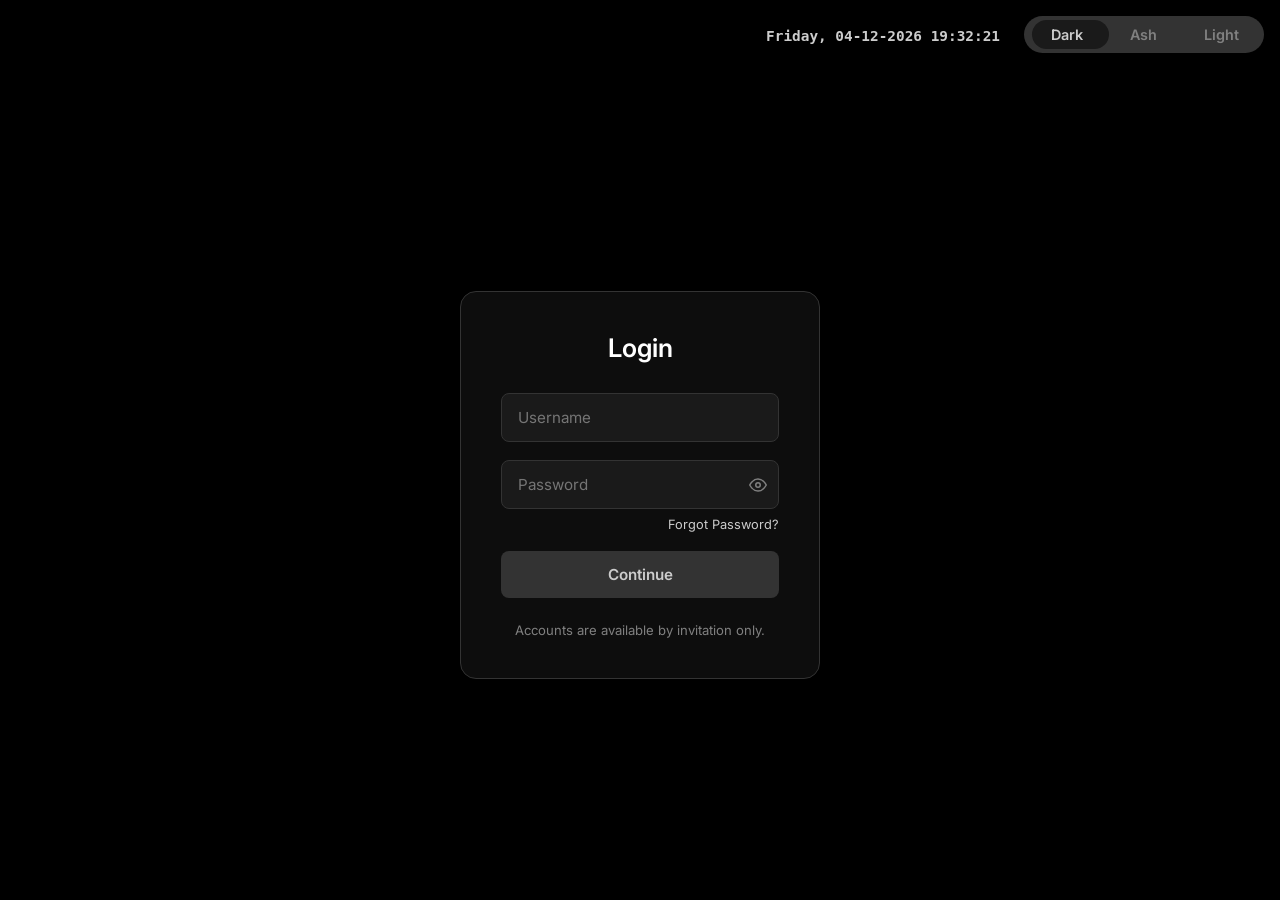
<file: frontend/index.html>
<!DOCTYPE html>
<html lang="en">
<head>
    <meta charset="UTF-8">
    <meta name="viewport" content="width=device-width, initial-scale=1.0">
    <title>RAMIEL</title>
    <link href="https://fonts.googleapis.com/css2?family=Inter:wght@300;400;600&display=swap" rel="stylesheet">
    <link rel="stylesheet" href="styles.css">
</head>
<body class="theme-dark">

    <!-- SIDEBAR -->
    <div class="sidebar" id="sidebar">
        <div class="sidebar-header" style="justify-content: space-between;">
            <span class="sidebar-brand">RAMIEL</span>
            <button class="sidebar-toggle" id="sidebar-toggle-close" title="Close sidebar">
                <svg width="20" height="20" viewBox="0 0 24 24" fill="none" stroke="currentColor" stroke-width="2" stroke-linecap="round" stroke-linejoin="round"><rect width="18" height="18" x="3" y="3" rx="2" ry="2"/><path d="M9 3v18"/><path d="m16 15-3-3 3-3"/></svg>
            </button>
        </div>
        <button class="new-chat-btn" id="new-chat-btn">+ New Chat</button>
        <div class="chat-history-list" id="chat-history-list">
            <!-- history items injected by JS -->
        </div>

        <!-- ACCOUNT BUTTON (bottom left in sidebar) -->
        <button class="account-btn" id="account-btn" title="Account">
            <svg width="20" height="20" viewBox="0 0 24 24" fill="none" stroke="currentColor" stroke-width="2" stroke-linecap="round" stroke-linejoin="round"><circle cx="12" cy="8" r="4"/><path d="M4 20c0-4 3.6-7 8-7s8 3 8 7"/></svg>
            <span class="account-name" id="account-name"></span>
        </button>

        <!-- ACCOUNT POPUP (anchored to sidebar button) -->
        <div class="account-popup hidden" id="account-popup">
            <div style="padding: 8px 12px; color: var(--L70); font-size: 0.85rem; border-bottom: 1px solid var(--L20); margin-bottom: 4px;">Tokens: <strong id="token-count" style="color: var(--L100);">0</strong></div>
            <button class="popup-btn hidden" id="btn-dev-settings" onclick="window.location.href='/admin'">Admin Settings</button>
            <button class="popup-btn" id="btn-my-profile">My Profile</button>
            <button class="popup-btn" id="btn-logout" style="color: #ff6b6b;">Log Out</button>
        </div>
    </div>

    <div id="profile-modal-overlay" class="modal-overlay hidden">
        <div class="modal" style="width: 480px; max-width: calc(100vw - 32px);">
            <button class="modal-close" id="btn-close-profile" type="button" aria-label="Close">×</button>
            <h3 class="modal-title">My Profile</h3>

            <div class="profile-grid">
                <div>
                    <label class="profile-label">Username</label>
                    <input class="modal-input" type="text" id="profile-username" placeholder="Username">
                </div>
                <div>
                    <label class="profile-label">Email</label>
                    <input class="modal-input" type="email" id="profile-email" placeholder="Email" readonly aria-readonly="true">
                </div>
                <div>
                    <label class="profile-label">First Name</label>
                    <input class="modal-input" type="text" id="profile-first-name" placeholder="First Name">
                </div>
                <div>
                    <label class="profile-label">Last Name</label>
                    <input class="modal-input" type="text" id="profile-last-name" placeholder="Last Name">
                </div>
                <div style="grid-column: 1 / -1;">
                    <label class="profile-label">Phone</label>
                    <input class="modal-input" type="text" id="profile-phone" placeholder="Phone">
                    <small style="color: var(--L60); font-size: 0.75rem; margin-top: 4px; display: block;">Format: 08xxx (contoh: 08123456789)</small>
                </div>
                <div style="grid-column: 1 / -1;">
                    <label class="profile-label">Current Password</label>
                    <div class="password-wrapper">
                        <input class="modal-input" type="password" id="profile-current-password" placeholder="Required to change password" autocomplete="current-password">
                        <span class="password-toggle" onclick="togglePassword('profile-current-password', this)">
                            <svg width="18" height="18" viewBox="0 0 24 24" fill="none" stroke="currentColor" stroke-width="2" stroke-linecap="round" stroke-linejoin="round" class="eye-icon"><path d="M1 12s4-8 11-8 11 8 11 8-4 8-11 8-11-8-11-8z"/><circle cx="12" cy="12" r="3"/></svg>
                        </span>
                    </div>
                </div>
                <div style="grid-column: 1 / -1;">
                    <label class="profile-label">New Password</label>
                    <div class="password-wrapper">
                        <input class="modal-input" type="password" id="profile-new-password" placeholder="Leave blank to keep current password" autocomplete="new-password">
                        <span class="password-toggle" onclick="togglePassword('profile-new-password', this)">
                            <svg width="18" height="18" viewBox="0 0 24 24" fill="none" stroke="currentColor" stroke-width="2" stroke-linecap="round" stroke-linejoin="round" class="eye-icon"><path d="M1 12s4-8 11-8 11 8 11 8-4 8-11 8-11-8-11-8z"/><circle cx="12" cy="12" r="3"/></svg>
                        </span>
                    </div>
                    <ul class="rule-list hidden" id="profile-password-rules" aria-label="Password requirements">
                        <li class="rule-item" id="prof-rule-pw-len"><span class="rule-icon" aria-hidden="true">○</span><span>Min 8 characters</span></li>
                        <li class="rule-item" id="prof-rule-pw-case"><span class="rule-icon" aria-hidden="true">○</span><span>Uppercase &amp; lowercase</span></li>
                        <li class="rule-item" id="prof-rule-pw-num"><span class="rule-icon" aria-hidden="true">○</span><span>At least 1 number</span></li>
                        <li class="rule-item" id="prof-rule-pw-sym"><span class="rule-icon" aria-hidden="true">○</span><span>At least 1 symbol</span></li>
                    </ul>
                </div>
                <div style="grid-column: 1 / -1;">
                    <label class="profile-label">Repeat New Password</label>
                    <div class="password-wrapper">
                        <input class="modal-input" type="password" id="profile-confirm-password" placeholder="Enter the new password again" autocomplete="new-password">
                        <span class="password-toggle" onclick="togglePassword('profile-confirm-password', this)">
                            <svg width="18" height="18" viewBox="0 0 24 24" fill="none" stroke="currentColor" stroke-width="2" stroke-linecap="round" stroke-linejoin="round" class="eye-icon"><path d="M1 12s4-8 11-8 11 8 11 8-4 8-11 8-11-8-11-8z"/><circle cx="12" cy="12" r="3"/></svg>
                        </span>
                    </div>
                </div>
            </div>

            <div id="profile-status" class="modal-error hidden"></div>
            <div class="profile-actions">
                <button class="modal-submit" id="btn-save-profile" type="button">Save Changes</button>
            </div>
        </div>
    </div>

    <!-- SIDEBAR OVERLAY (mobile) -->
    <div class="sidebar-overlay" id="sidebar-overlay"></div>

    <!-- MAIN LAYOUT -->
    <div class="app-layout" id="app-layout">

        <!-- TOP BAR -->
        <div class="topbar">
            <button class="sidebar-toggle hidden" id="sidebar-toggle-open" title="Toggle sidebar">
                <svg width="20" height="20" viewBox="0 0 24 24" fill="none" stroke="currentColor" stroke-width="2" stroke-linecap="round" stroke-linejoin="round"><rect width="18" height="18" x="3" y="3" rx="2" ry="2"/><path d="M9 3v18"/><path d="m14 9 3 3-3 3"/></svg>
            </button>
            
            <div class="topbar-right">
                <div id="realtime-clock" style="font-family: Consolas, monospace; font-weight: bold; font-size: 0.9rem; color: var(--L80); white-space: nowrap; display: flex; align-items: center; margin-right: 12px; margin-top: 2px;"></div>
                <div class="theme-switcher">
                    <div class="theme-slider" id="theme-slider"></div>
                    <button class="theme-btn active" data-theme="dark">Dark</button>
                    <button class="theme-btn" data-theme="ash">Ash</button>
                    <button class="theme-btn" data-theme="light">Light</button>
                </div>
            </div>
        </div>

        
        <!-- AUTH SCREEN -->
        <div id="auth-screen" style="display: none; flex: 1; align-items: center; justify-content: center; height: 100%;">
            <div class="modal" id="auth-modal" style="width: 100%; max-width: 360px; box-shadow: 0 4px 30px rgba(0,0,0,0.5);">
                <div id="form-login">
                    <h3 class="modal-title">Login</h3>
                    <div id="login-credentials">
                        <input class="modal-input" type="text" id="login-username" placeholder="Username" autocomplete="username">
                        <div class="password-wrapper">
                            <input class="modal-input" type="password" id="login-password" placeholder="Password" autocomplete="current-password">
                            <span class="password-toggle" onclick="togglePassword('login-password', this)">
                                <svg width="18" height="18" viewBox="0 0 24 24" fill="none" stroke="currentColor" stroke-width="2" stroke-linecap="round" stroke-linejoin="round" class="eye-icon"><path d="M1 12s4-8 11-8 11 8 11 8-4 8-11 8-11-8-11-8z"/><circle cx="12" cy="12" r="3"/></svg>
                            </span>
                        </div>
                        <div style="text-align: right; margin-top: -10px; margin-bottom: 14px;">
                            <span id="btn-forgot-pw" style="font-size: 0.8rem; color: var(--L60); cursor: pointer; transition: color 0.2s;" onmouseover="this.style.color='var(--accent)'" onmouseout="this.style.color='var(--L60)'">Forgot Password?</span>
                        </div>
                        <div class="modal-error hidden" id="login-error"></div>
                        <button class="modal-submit" id="btn-login" type="button">Continue</button>
                    </div>
                    <div id="login-otp-step" class="hidden">
                        <p class="otp-instruction" id="login-otp-note">Enter the 6-digit code sent to your email.</p>
                        <div class="otp-input-row">
                            <div style="display:flex; flex-direction:column;">
                                <input class="modal-input" type="text" id="login-otp" inputmode="numeric" autocomplete="one-time-code" maxlength="6" placeholder="6-digit code">
                                <div id="login-otp-plain" class="hidden" style="font-size:0.85rem; color:var(--L80); font-weight:600; text-align:left; margin-top: -10px; margin-bottom: 10px;"></div>
                            </div>
                            <button class="modal-submit otp-resend" id="btn-resend-login-otp" type="button">Send OTP</button>
                        </div>
                        <div class="modal-error hidden" id="login-otp-error"></div>
                        <button class="modal-submit" id="btn-verify-login-otp" type="button">Verify and sign in</button>
                    </div>
                    <p class="modal-switch">Accounts are available by invitation only.</p>
                </div>

                <div id="form-forgot-pw" class="hidden">
                    <h3 class="modal-title">Reset Password</h3>
                    <p style="font-size: 0.85rem; color: var(--L70); margin-bottom: 20px; text-align: center;">Enter your email address to receive a password reset link.</p>

                    <input class="modal-input" type="email" id="forgot-email" placeholder="Email Address">
                    <div id="forgot-reset-link" class="hidden" style="font-size:0.82rem; color:var(--L60); margin: 6px 0 10px; word-break:break-all; text-align:center;"></div>

                    <div id="forgot-success" style="display: none; padding: 12px; background: rgba(76, 175, 80, 0.1); color: #4caf50; border: 1px solid #4caf50; border-radius: 6px; font-size: 0.85rem; text-align: center; margin-bottom: 14px;"></div>

                    <button class="modal-submit" id="btn-send-forgot">Request Password Reset</button>
                    <p class="modal-switch"><span id="switch-to-login-from-forgot">Back to Login</span></p>
                </div>
            </div>
        </div>

        <!-- CHAT AREA -->
        <div class="glass-container initial-state" id="main-container">
            <div id="chat-box" class="chat-box">
                <div id="hero" class="hero">
                    <h2 class="hero-title"><span class="gradient-text">RAMIEL</span></h2>
                    <p class="hero-subtitle" id="random-quote">Unified Search API Interface</p>
                </div>
            </div>

            <div class="input-area">
                <input type="file" id="chat-file-upload" multiple style="display:none" accept="*/*">
                <div class="input-wrapper" id="chat-input-wrapper" style="flex-direction: column; align-items: stretch; border-radius: 24px; padding: 12px 15px;">
                    <div id="attachment-preview-area" class="hidden attachment-preview-area-scroll" style="display:flex; gap: 14px; padding: 4px 8px 12px; overflow-x: auto;"></div>
                    <div style="display: flex; align-items: center; width: 100%;">
                        <button id="btn-attach" aria-label="Attach file" type="button" style="margin-right: 4px;">
                            <svg width="20" height="20" viewBox="0 0 24 24" fill="none" stroke="currentColor" stroke-width="2" stroke-linecap="round" stroke-linejoin="round"><path d="M21.44 11.05l-9.19 9.19a6 6 0 0 1-8.49-8.49l9.19-9.19a4 4 0 0 1 5.66 5.66l-9.2 9.19a2 2 0 0 1-2.83-2.83l8.49-8.48"/></svg>
                        </button>
                        <input type="text" id="user-input" placeholder="Ask Ramiel..." autocomplete="off" style="padding: 10px 10px;">
                        <button id="send-btn">
                            <svg width="20" height="20" viewBox="0 0 24 24" fill="none" stroke="currentColor" stroke-width="2" stroke-linecap="round" stroke-linejoin="round"><line x1="22" y1="2" x2="11" y2="13"></line><polygon points="22 2 15 22 11 13 2 9 22 2"></polygon></svg>
                        </button>
                    </div>
                </div>
            </div>
        </div>
    </div>

    <script src="script.js?v=auth-otp-bypass-20260930"></script>
    <script>
        function updateClock() {
            const now = new Date();
            const days = ['Sunday', 'Monday', 'Tuesday', 'Wednesday', 'Thursday', 'Friday', 'Saturday'];
            const day = days[now.getDay()];
            const dd = String(now.getDate()).padStart(2, '0');
            const mm = String(now.getMonth() + 1).padStart(2, '0');
            const yyyy = now.getFullYear();
            const HH = String(now.getHours()).padStart(2, '0');
            const min = String(now.getMinutes()).padStart(2, '0');
            const ss = String(now.getSeconds()).padStart(2, '0');
            const clockEl = document.getElementById('realtime-clock');
            if (clockEl) clockEl.textContent = `${day}, ${dd}-${mm}-${yyyy} ${HH}:${min}:${ss}`;
        }
        setInterval(updateClock, 1000);
        updateClock();
    </script>
</body>
</html>
</file>
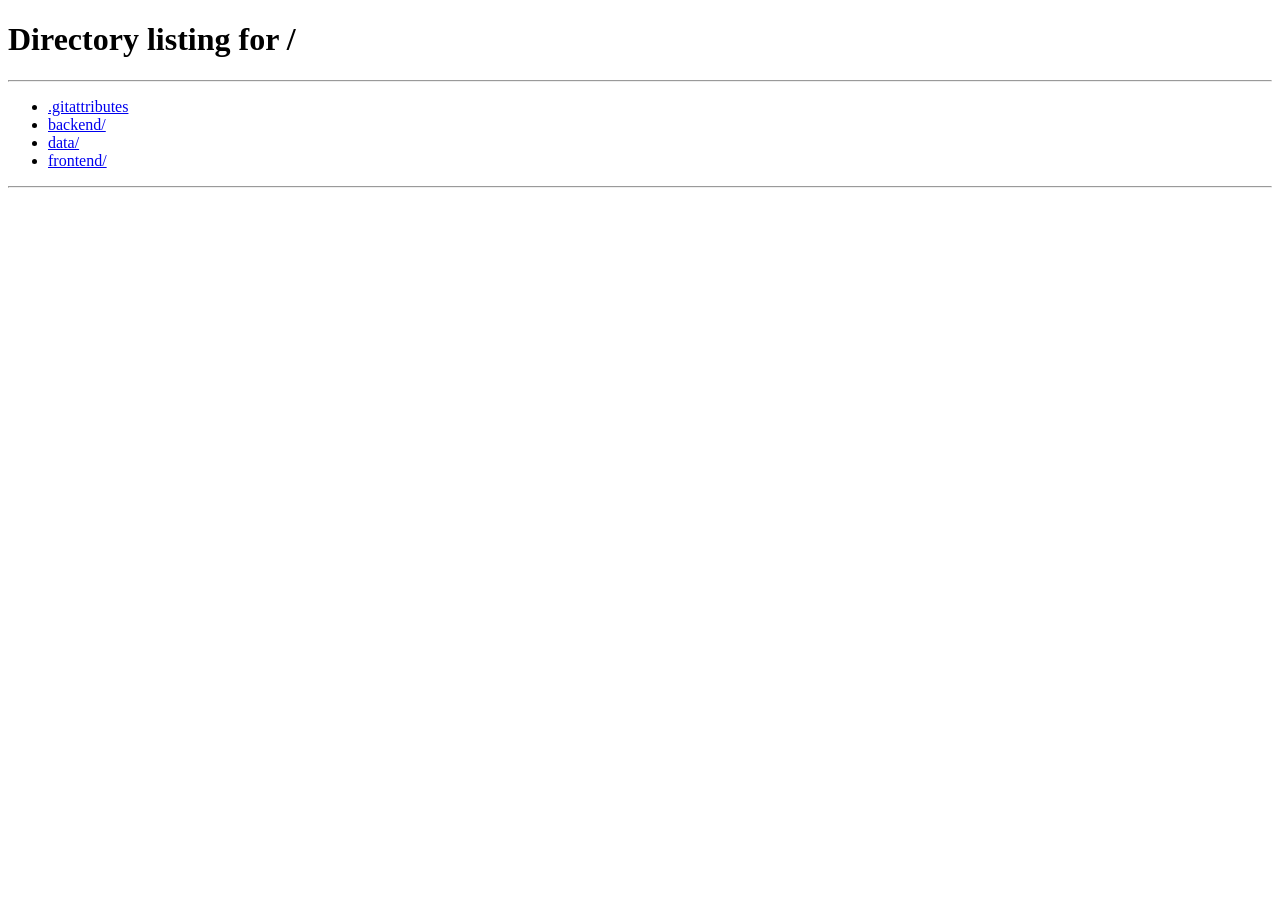
<file: frontend/admin.html>
<!DOCTYPE html>
<html lang="en">
<head>
    <meta charset="UTF-8">
    <meta name="viewport" content="width=device-width, initial-scale=1.0">
    <title>Admin Settings - RAMIEL</title>
    <link href="https://fonts.googleapis.com/css2?family=Inter:wght@300;400;600&display=swap" rel="stylesheet">
    <link rel="stylesheet" href="styles.css">
    <style>
        body {
            position: relative;
            margin: 0;
            background: var(--L0);
            color: var(--L80);
            height: 100vh;
            overflow: hidden;
        }

        .sidebar {
            position: fixed;
            top: 0;
            left: 0;
            width: var(--sidebar-w);
            height: 100vh;
            background: var(--L5);
            border-right: 1px solid var(--L10);
            display: flex;
            flex-direction: column;
            z-index: 200;
            transform: translateX(calc(-1 * var(--sidebar-w)));
            transition: transform 0.3s cubic-bezier(0.65, 0, 0.35, 1);
            overflow: visible;
        }

        .sidebar.open { transform: translateX(0); }

        .sidebar-header {
            display: flex;
            align-items: center;
            gap: 12px;
            padding: 16px;
            border-bottom: 1px solid var(--L10);
            flex-shrink: 0;
        }

        .sidebar-brand {
            font-size: 1rem;
            font-weight: 600;
            color: var(--L80);
            letter-spacing: 1px;
        }

        .sidebar-toggle {
            background: transparent;
            border: none;
            color: var(--L50);
            width: 36px;
            height: 36px;
            border-radius: 8px;
            cursor: pointer;
            display: flex;
            align-items: center;
            justify-content: center;
            transition: background 0.2s, color 0.2s;
            flex-shrink: 0;
        }

        .sidebar-toggle:hover { background: var(--L10); color: var(--L80); }

        .sidebar-nav {
            display: flex;
            flex-direction: column;
            gap: 6px;
            padding: 12px 8px;
            flex-shrink: 0;
        }

        .nav-item {
            background: transparent;
            border: none;
            color: var(--L50);
            padding: 10px 12px;
            border-radius: 8px;
            text-align: left;
            cursor: pointer;
            font-size: 0.875rem;
            font-family: 'Inter', sans-serif;
            transition: background 0.15s, color 0.15s;
        }

        .nav-item:hover,
        .nav-item.active {
            background: var(--L10);
            color: var(--L100);
        }

        .sidebar-overlay {
            display: none;
            position: fixed;
            inset: 0;
            background: rgba(0,0,0,0.5);
            z-index: 199;
            pointer-events: auto;
        }

        .sidebar-overlay.show { display: block; }

        .account-btn {
            position: absolute;
            bottom: 24px;
            left: 24px;
            height: 42px;
            border-radius: 21px;
            background: var(--L10);
            border: 1px solid var(--L20);
            color: var(--L50);
            cursor: pointer;
            display: flex;
            align-items: center;
            justify-content: center;
            gap: 8px;
            padding: 0 11px;
            z-index: 150;
            transition: background 0.2s, color 0.2s, transform 0.2s;
            overflow: hidden;
        }

        .account-btn:hover { background: var(--L20); color: var(--L80); transform: scale(1.05); }
        .account-name {
            font-size: 0.9rem;
            font-weight: 500;
            white-space: nowrap;
            display: none;
        }
        .account-btn.has-name .account-name { display: block; }

        .account-popup {
            position: absolute;
            bottom: 76px;
            left: 24px;
            background: var(--L10);
            border: 1px solid var(--L20);
            border-radius: 12px;
            padding: 8px;
            min-width: 240px;
            z-index: 251;
            box-shadow: 0 8px 24px rgba(0,0,0,0.4);
            display: flex;
            flex-direction: column;
            gap: 4px;
            animation: fadeIn 0.15s ease-out;
        }
        .account-popup.hidden { display: none; }

        .popup-btn {
            padding: 9px 12px;
            background: transparent;
            border: none;
            color: var(--L80);
            font-size: 0.9rem;
            font-family: 'Inter', sans-serif;
            border-radius: 8px;
            cursor: pointer;
            text-align: left;
            transition: background 0.15s;
            width: 100%;
        }
        .popup-btn:hover { background: var(--L20); }
        .popup-btn.danger { color: var(--accent); }
        .popup-btn.danger:hover { background: rgba(255,0,0,0.08); }

        .app-layout {
            height: 100vh;
            display: flex;
            flex-direction: column;
            position: relative;
            z-index: 1;
            transition: padding-left 0.3s cubic-bezier(0.65, 0, 0.35, 1);
        }

        .topbar {
            padding: 16px;
            display: flex;
            align-items: center;
            gap: 12px;
            flex-shrink: 0;
            background: var(--L0);
            position: relative;
            z-index: 100;
        }

        .topbar-right {
            margin-left: auto;
            display: flex;
            align-items: center;
            gap: 12px;
        }

        .admin-main {
            flex: 1;
            padding: 16px 24px 24px;
            overflow: auto;
        }

        .admin-panel {
            background: var(--L5);
            border: 1px solid var(--L10);
            border-radius: 16px;
            overflow: hidden;
            box-shadow: 0 4px 24px rgba(0,0,0,0.18);
        }

        .admin-panel-header {
            display: flex;
            align-items: center;
            justify-content: flex-start;
            padding: 18px 20px;
            border-bottom: 1px solid var(--L10);
        }

        .admin-panel-header h1 {
            margin: 0;
            font-size: 1.25rem;
            font-weight: 600;
            color: var(--L100);
        }

        .admin-header-actions {
            margin-left: auto;
            display: flex;
            gap: 8px;
        }

        .admin-action-button {
            border: 1px solid var(--L30);
            border-radius: 6px;
            padding: 8px 12px;
            background: var(--L10);
            color: var(--L90);
            font: 500 0.875rem 'Inter', sans-serif;
            cursor: pointer;
        }

        .admin-action-button:hover { background: var(--L20); }

        .invitation-actions {
            display: flex;
            align-items: center;
            gap: 12px;
            white-space: nowrap;
        }

        .invitation-link,
        .invitation-copy {
            padding: 0;
            border: 0;
            background: transparent;
            color: #55aaff;
            font: 500 0.875rem 'Inter', sans-serif;
            text-decoration: none;
            cursor: pointer;
        }

        .invitation-link:hover,
        .invitation-copy:hover { color: #8ac4ff; text-decoration: underline; }

        .admin-dialog {
            position: fixed;
            top: 50%;
            left: 50%;
            margin: 0;
            transform: translate(-50%, -50%);
            width: min(480px, calc(100vw - 32px));
            max-height: calc(100vh - 32px);
            overflow-y: auto;
            border: 1px solid var(--L30);
            border-radius: 10px;
            padding: 22px;
            background: var(--L5);
            color: var(--L90);
            box-shadow: 0 18px 60px rgba(0,0,0,0.45);
        }
        #user-management-dialog { width: min(720px, calc(100vw - 32px)); }

        .admin-dialog::backdrop { background: rgba(0,0,0,0.6); }
        .admin-dialog h2 { margin: 0 0 16px; font-size: 1.05rem; }
        .admin-dialog label { display: block; margin: 12px 0 6px; font-size: 0.85rem; color: var(--L70); }
        .admin-dialog input { width: 100%; box-sizing: border-box; }
        .admin-dialog select { width: 100%; box-sizing: border-box; }
        #user-management-dialog .input-cell:not([readonly]):not([type="hidden"]) {
            border: 1px solid var(--L30);
            border-radius: 6px;
            padding: 9px 10px;
            background: var(--L10);
        }
        #user-management-dialog .input-cell:not([readonly]):not([type="hidden"]):focus {
            outline: none;
            border-color: var(--L60);
            box-shadow: 0 0 0 2px rgba(255,255,255,0.12);
        }
        #user-management-dialog .input-cell[readonly],
        #user-management-dialog .input-cell[readonly]:focus {
            border-color: transparent;
            background: transparent;
            box-shadow: none;
            outline: none;
            cursor: default;
        }
        #user-management-title:focus { outline: none; }
        .admin-form-grid { display: grid; grid-template-columns: 1fr 1fr; gap: 0 14px; }
        .user-management-top { display: grid; grid-template-columns: minmax(0, 1fr) 150px; align-items: center; gap: 16px; }
        .user-management-top h2 { margin: 0 !important; overflow-wrap: anywhere; }
        .account-status-dropdown.status-active { color: #7ee08a; }
        .account-status-dropdown.status-suspended { color: #f0d06c; }
        .account-status-dropdown.status-deactivated { color: #ff8c8c; }
        .lifecycle-section { margin-top: 26px; padding-top: 18px; border-top: 1px solid var(--L20); }
        .lifecycle-section h3 { margin: 0 0 8px; color: var(--L100); font-size: 0.95rem; font-weight: 600; }
        .schedule-checkbox-grid { display: grid; grid-template-columns: repeat(7, minmax(0, 1fr)); gap: 6px; margin-top: 6px; }
        .schedule-checkbox-grid.months { grid-template-columns: repeat(2, minmax(0, 1fr)); }
        .schedule-checkbox-grid.weeks { grid-template-columns: 1fr; }
        .schedule-option { display: flex; align-items: center; justify-content: center; gap: 6px; min-height: 36px; margin: 0; padding: 5px; border: 1px solid var(--L30); border-radius: 6px; background: var(--L10); color: var(--L70); font-size: 0.8rem; cursor: pointer; }
        .schedule-checkbox-grid.text-list .schedule-option { justify-content: flex-start; padding-left: 12px; }
        .schedule-option.selected { border-color: var(--L60); background: var(--L20); color: var(--L100); }
        .schedule-option input { width: 15px; height: 15px; flex: 0 0 15px; margin: 0; accent-color: var(--L80); }
        .admin-field[hidden] { display: none; }
        .dialog-danger { margin-right: auto; border-color: #b94343; color: #ff8c8c; }
        .user-row-actions { display: flex; gap: 6px; white-space: nowrap; }
        .admin-dialog p { color: var(--L70); font-size: 0.875rem; line-height: 1.5; }
        .admin-dialog-actions { display: flex; justify-content: flex-end; gap: 8px; margin-top: 18px; }
        .dialog-secondary { background: transparent; }
        @media (max-width: 520px) {
            .admin-form-grid { grid-template-columns: 1fr; }
            .user-management-top { grid-template-columns: minmax(0, 1fr) 130px; gap: 8px; }
            .admin-dialog-actions { flex-wrap: wrap; }
        }

        .admin-badge {
            display: none;
        }

        .table-wrap {
            max-width: 100%;
            min-width: 0;
            overflow: auto;
            overscroll-behavior-x: contain;
            scrollbar-width: thin;
            scrollbar-color: var(--L20) transparent;
        }

        table {
            width: max-content;
            min-width: 100%;
            border-collapse: collapse;
            text-align: left;
            table-layout: auto;
        }

        th, td {
            padding: 12px 16px;
            border-bottom: 1px solid var(--L10);
            vertical-align: top;
            white-space: normal;
            word-break: break-word;
        }

        th {
            background: var(--L10);
            color: var(--L70);
            font-size: 0.72rem;
            font-weight: 700;
            text-transform: uppercase;
            letter-spacing: 0.06em;
            position: sticky;
            top: 0;
            z-index: 1;
        }

        td {
            font-size: 0.9rem;
            color: var(--L80);
            line-height: 1.5;
        }

        tbody tr:hover {
            background: rgba(255,255,255,0.02);
        }

        .cell-truncate {
            display: inline-block;
            max-width: 360px;
            overflow: hidden;
            text-overflow: ellipsis;
            white-space: nowrap;
            vertical-align: middle;
        }

        .empty-state {
            color: var(--L60);
            text-align: center;
            padding: 1.75rem 1rem;
            font-size: 0.92rem;
        }

        .input-cell {
            width: 100%;
            background: transparent;
            border: 1px solid transparent;
            border-radius: 6px;
            padding: 6px 8px;
            color: var(--L100);
            font-family: 'Inter', sans-serif;
            font-size: 0.9rem;
        }

        .input-cell:focus {
            outline: none;
            border-color: var(--accent);
            background: var(--L10);
        }

        .input-cell.changed {
            border-color: var(--accent);
        }

        .action-icon {
            background: transparent;
            border: none;
            color: var(--L60);
            cursor: pointer;
            padding: 6px;
            border-radius: 6px;
        }

        .action-icon:hover {
            color: #f44336;
            background: rgba(244,67,54,0.08);
        }

        .discord-bar {
            position: fixed;
            bottom: -100px;
            left: 50%;
            transform: translateX(-50%);
            background: #111;
            border: 1px solid var(--L40);
            padding: 1rem 1.5rem;
            border-radius: 8px;
            display: flex;
            align-items: center;
            gap: 1.5rem;
            box-shadow: 0 10px 30px rgba(0,0,0,0.5);
            transition: bottom 0.3s cubic-bezier(0.175, 0.885, 0.32, 1.275);
            z-index: 1000;
        }

        .theme-switcher {
            position: relative;
            display: inline-flex;
            align-items: center;
            background: var(--L20);
            border-radius: 40px;
            padding: 4px;
            min-width: 240px;
            box-shadow: 0 4px 15px var(--L0);
            overflow: hidden;
            z-index: 10;
        }

        .theme-slider {
            position: absolute;
            top: 4px;
            left: 4px;
            height: calc(100% - 8px);
            width: calc((100% - 8px) / 3);
            background: var(--L10);
            border-radius: 30px;
            transition: transform 0.3s cubic-bezier(0.65, 0, 0.35, 1), width 0.3s cubic-bezier(0.65, 0, 0.35, 1);
            z-index: 1;
        }

        .theme-btn {
            flex: 1 1 0;
            background: transparent;
            border: none;
            color: var(--L50);
            padding: 6px 14px;
            font-size: 0.9rem;
            font-family: 'Inter', sans-serif;
            border-radius: 30px;
            cursor: pointer;
            position: relative;
            z-index: 2;
            transition: color 0.3s ease;
            font-weight: 600;
            white-space: nowrap;
        }

        .theme-btn.active { color: var(--L80); }

        .discord-bar.visible {
            bottom: 2rem;
        }

        .btn-reset {
            background: transparent;
            border: none;
            color: var(--L90);
            cursor: pointer;
            text-decoration: underline;
            font-size: 0.9rem;
        }

        .btn-save {
            background: #3ba55c;
            color: white;
            border: none;
            padding: 0.5rem 1.5rem;
            border-radius: 4px;
            cursor: pointer;
            font-weight: 600;
            font-size: 0.9rem;
        }

        .btn-save:disabled {
            background: var(--L50);
            cursor: not-allowed;
        }
    </style>
</head>
<body class="theme-dark">
    <div class="sidebar" id="sidebar">
        <div class="sidebar-header">
            <button class="sidebar-toggle" id="sidebar-toggle-close" title="Close sidebar">
                <svg width="20" height="20" viewBox="0 0 24 24" fill="none" stroke="currentColor" stroke-width="2" stroke-linecap="round" stroke-linejoin="round"><line x1="3" y1="12" x2="21" y2="12"/><line x1="3" y1="6" x2="21" y2="6"/><line x1="3" y1="18" x2="21" y2="18"/></svg>
            </button>
            <span class="sidebar-brand">Admin Settings</span>
        </div>

        <div class="sidebar-nav" id="sidebar-nav">
            <button class="nav-item active" data-table="users">Users</button>
            <button class="nav-item" data-table="tokens">Tokens</button>
            <button class="nav-item" data-table="invitations">Invitations</button>
            <button class="nav-item" data-table="password_reset_requests">Password Resets</button>
            <button class="nav-item" data-table="chat_sessions">Chat Sessions</button>
            <button class="nav-item" data-table="chat_messages">Chat Messages</button>
        </div>

        <button class="account-btn" id="account-btn" title="Account">
            <svg width="20" height="20" viewBox="0 0 24 24" fill="none" stroke="currentColor" stroke-width="2" stroke-linecap="round" stroke-linejoin="round"><circle cx="12" cy="8" r="4"/><path d="M4 20c0-4 3.6-7 8-7s8 3 8 7"/></svg>
            <span class="account-name" id="account-name"></span>
        </button>

        <div class="account-popup hidden" id="account-popup">
            <button class="popup-btn" id="btn-back-to-chat">Back to Chat</button>
            <button class="popup-btn" id="btn-my-profile" onclick="window.location.href='/'">My Profile</button>
            <button class="popup-btn" id="btn-logout" style="color: #ff6b6b;">Log Out</button>
        </div>
    </div>

    <div class="sidebar-overlay" id="sidebar-overlay"></div>

    <div class="app-layout" id="app-layout">
        <div class="topbar">
            <button class="sidebar-toggle" id="sidebar-toggle-open" title="Toggle sidebar">
                <svg width="20" height="20" viewBox="0 0 24 24" fill="none" stroke="currentColor" stroke-width="2" stroke-linecap="round" stroke-linejoin="round"><line x1="3" y1="12" x2="21" y2="12"/><line x1="3" y1="6" x2="21" y2="6"/><line x1="3" y1="18" x2="21" y2="18"/></svg>
            </button>

            <div class="topbar-right">
                <div id="realtime-clock" style="font-family: Consolas, monospace; font-weight: bold; font-size: 0.9rem; color: var(--L80); white-space: nowrap; display: flex; align-items: center; margin-right: 12px; margin-top: 2px;"></div>
                <div class="theme-switcher">
                    <div class="theme-slider" id="theme-slider"></div>
                    <button class="theme-btn active" data-theme="dark">Dark</button>
                    <button class="theme-btn" data-theme="ash">Ash</button>
                    <button class="theme-btn" data-theme="light">Light</button>
                </div>
            </div>
        </div>

        <div class="admin-main">
            <div class="admin-panel">
                <div class="admin-panel-header">
                    <h1 id="page-title">Users</h1>
                    <div class="admin-header-actions">
                        <button class="admin-action-button dialog-danger" id="btn-clear-history" type="button" hidden>Clear history</button>
                        <button class="admin-action-button" id="btn-create-invitation" type="button" hidden>Invite user</button>
                    </div>
                </div>

                <div class="table-wrap" tabindex="0" role="region" aria-label="Scrollable admin data table">
                    <table>
                        <thead id="table-head"></thead>
                        <tbody id="table-body"></tbody>
                    </table>
                </div>
            </div>
        </div>
    </div>

    <div class="discord-bar" id="save-bar">
        <p>Careful — you have unsaved changes!</p>
        <div style="display: flex; gap: 1rem;">
            <button class="btn-reset" id="btn-discard">Reset</button>
            <button class="btn-save" id="btn-save">Save Changes</button>
        </div>
    </div>

    <dialog class="admin-dialog" id="tokens-dialog" style="width: 400px;">
        <form id="tokens-form">
            <h2>Manage Tokens</h2>
            <input type="hidden" id="tokens-user-id">
            <label for="tokens-balance">Tokens (Pay-as-you-go)</label>
            <input class="input-cell" id="tokens-balance" type="number" min="0" required style="border: 1px solid var(--L30); background: var(--L10);">
            <div class="admin-dialog-actions">
                <button class="admin-action-button dialog-secondary" type="button" onclick="document.getElementById('tokens-dialog').close()">Cancel</button>
                <button class="admin-action-button" type="submit">Save</button>
            </div>
        </form>
    </dialog>

    <dialog class="admin-dialog" id="invitation-dialog">
        <form id="invitation-form">
            <h2>Invite user</h2>
            <label for="invite-email">Email</label>
            <input class="input-cell" id="invite-email" type="email" required autocomplete="email">
            <label for="invite-company">Company (optional)</label>
            <select class="input-cell" id="invite-company">
                <option value="">-- Select Company --</option>
                <option value="Vistakom">Vistakom</option>
                <option value="BCA">BCA</option>
                <option value="BSI">BSI</option>
                <option value="BRI">BRI</option>
                <option value="MUF">MUF</option>
            </select>
            <label for="invite-department">Department (optional)</label>
            <input class="input-cell" id="invite-department" type="text" maxlength="100">
            <div class="admin-dialog-actions">
                <button class="admin-action-button dialog-secondary" id="btn-cancel-invitation" type="button">Cancel</button>
                <button class="admin-action-button" type="submit">Create invitation</button>
            </div>
        </form>
    </dialog>

    <dialog class="admin-dialog" id="user-management-dialog">
        <form id="user-management-form">
            <div class="user-management-top">
                <h2 id="user-management-title" tabindex="-1">Account details</h2>
                <div class="admin-field">
                    <label for="managed-account-status">Account status</label>
                    <select class="input-cell account-status-dropdown" id="managed-account-status" style="font-weight: 600;">
                        <option value="active" style="color: #7ee08a;">Active</option>
                        <option value="suspended" style="color: #f0d06c;">Suspended</option>
                    </select>
                </div>
            </div>
            <section style="margin-top: 24px;">
                <div class="admin-form-grid">
                    <div class="admin-field">
                        <label for="managed-username">Username</label>
                        <input class="input-cell" id="managed-username" maxlength="30">
                    </div>
                    <div class="admin-field">
                        <label for="managed-role">Role</label>
                        <select class="input-cell" id="managed-role">
                            <option value="admin">Admin</option><option value="user">User</option>
                        </select>
                    </div>
                    <div class="admin-field">
                        <label for="managed-first-name">First Name</label>
                        <input class="input-cell" id="managed-first-name" maxlength="100">
                    </div>
                    <div class="admin-field">
                        <label for="managed-last-name">Last Name</label>
                        <input class="input-cell" id="managed-last-name" maxlength="100">
                    </div>
                    <div class="admin-field">
                        <label for="managed-email">Email</label>
                        <input class="input-cell" id="managed-email" type="email" maxlength="150">
                    </div>
                    <div class="admin-field">
                        <label for="managed-phone">Phone</label>
                        <input class="input-cell" id="managed-phone" type="tel" maxlength="50">
                        <small style="color: var(--L60); font-size: 0.75rem; margin-top: 4px; display: block;">Format: 08xxx (contoh: 08123456789)</small>
                    </div>
                    <div class="admin-field">
                        <label for="managed-company">Company</label>
                        <select class="input-cell" id="managed-company">
                            <option value="">-- Select Company --</option>
                            <option value="Vistakom">Vistakom</option>
                            <option value="BCA">BCA</option>
                            <option value="BSI">BSI</option>
                            <option value="BRI">BRI</option>
                            <option value="MUF">MUF</option>
                        </select>
                    </div>
                    <div class="admin-field">
                        <label for="managed-department">Department</label>
                        <input class="input-cell" id="managed-department" maxlength="100">
                    </div>
                    <div class="admin-field">
                        <label for="managed-account-expires-in">Account Expires In</label>
                        <input class="input-cell" id="managed-account-expires-in" readonly>
                    </div>
                    <div class="admin-field">
                        <label for="managed-account-expires-date">Account Expires Date</label>
                        <div style="display: flex; gap: 8px;">
                            <input class="input-cell" id="managed-account-expires-date" readonly style="flex: 1;">
                            <button class="admin-action-button dialog-secondary" type="button" onclick="document.getElementById('account-expiry-dialog').showModal()" style="width: auto; padding: 0 12px; height: 38px; margin: 0;">Edit</button>
                        </div>
                    </div>
                    <div class="admin-field">
                        <label for="managed-password-expires-in">Password Expires In</label>
                        <input class="input-cell" id="managed-password-expires-in" readonly>
                    </div>
                    <div class="admin-field">
                        <label for="managed-password-expires-date">Password Expires Date</label>
                        <div style="display: flex; gap: 8px;">
                            <input class="input-cell" id="managed-password-expires-date" readonly style="flex: 1;">
                            <button class="admin-action-button dialog-secondary" type="button" onclick="document.getElementById('password-expiry-dialog').showModal()" style="width: auto; padding: 0 12px; height: 38px; margin: 0;">Edit</button>
                        </div>
                    </div>
                    <div class="admin-field">
                        <label for="managed-created-date">Created Date</label>
                        <input class="input-cell" id="managed-created-date" readonly>
                    </div>
                    <div class="admin-field" style="display: flex; gap: 8px; align-items: flex-end; justify-content: flex-end;">
                        <button id="btn-admin-send-reset-link" class="admin-action-button dialog-secondary" type="button" style="width: fit-content; margin: 0; height: 38px;">Reset Password</button>
                        <button id="btn-admin-get-reset-link" class="admin-action-button dialog-secondary" type="button" style="width: fit-content; margin: 0; height: 38px; display: none;">Open Link</button>
                        <button id="btn-admin-copy-reset-link" class="admin-action-button dialog-secondary" type="button" style="width: fit-content; margin: 0; height: 38px; display: none;">Copy Link</button>
                        <button id="btn-admin-revoke-reset-link" class="admin-action-button dialog-secondary" type="button" style="width: fit-content; margin: 0; height: 38px; display: none;">Delete Link</button>
                    </div>
                </div>
            </section>

            <div class="admin-dialog-actions">
                <button class="admin-action-button dialog-danger" id="btn-delete-managed-user" type="button">Delete user</button>
                <button class="admin-action-button dialog-secondary" id="btn-cancel-user-management" type="button">Cancel</button>
                <button class="admin-action-button" type="submit">Save</button>
            </div>
        </form>
    </dialog>


    <dialog class="admin-dialog" id="account-expiry-dialog" style="width: 480px;">
        <h2 style="margin-top: 0; margin-bottom: 20px; font-size: 1.1rem; font-weight: 600;">Account expiry</h2>
            <section>
                <div class="admin-form-grid">
                <div class="admin-field">
                    <select class="input-cell" id="managed-account-expiry-mode">
                        <option value="none">No expiry</option>
                        <option value="duration">On a duration</option>
                        <option value="date">On a date</option>
                    </select>
                </div>
                <div class="admin-field" id="managed-account-months-field" hidden>
                    <div class="admin-form-grid">
                        <input class="input-cell" id="managed-account-duration" type="number" min="1" max="3650" required>
                        <span style="align-self: center; color: var(--L60); padding-left: 8px;">day(s)</span>
                    </div>
                </div>
                <div class="admin-field" id="managed-account-date-field" hidden>
                    <input class="input-cell" id="managed-account-date" type="date">
                </div>
                </div>

        <div class="admin-dialog-actions" style="margin-top: 24px;">
            <button class="admin-action-button dialog-secondary" type="button" onclick="document.getElementById('account-expiry-dialog').close()">Cancel</button>
            <button class="admin-action-button" type="button" onclick="document.getElementById('account-expiry-dialog').close(); updateAccountPreview();">Done</button>
        </div>
    </dialog>

    <dialog class="admin-dialog" id="password-expiry-dialog" style="width: 480px;">
        <h2 style="margin-top: 0; margin-bottom: 20px; font-size: 1.1rem; font-weight: 600;">Password expiry</h2>
            <section>
                <div class="admin-form-grid">
                <div class="admin-field">
                    <select class="input-cell" id="managed-password-policy">
                        <option value="none" selected>No expiry</option>
                        <option value="duration">On a duration</option>
                        <option value="date">On a date</option>
                    </select>
                </div>
                <div class="admin-field" id="managed-password-repeat-field" hidden>
                    <select class="input-cell" id="managed-password-repeat">
                        <option value="once">Once</option>
                        <option value="repeat">Repeat</option>
                    </select>
                </div>
                <div class="admin-field" id="managed-password-spacer-field" hidden></div>
                <div class="admin-field" id="managed-password-duration-field" hidden>
                    <div class="admin-form-grid">
                        <input class="input-cell" id="managed-password-duration" type="number" min="1" max="3650">
                        <span style="align-self: center; color: var(--L60); padding-left: 8px;">day(s)</span>
                    </div>
                </div>
                <div class="admin-field" id="managed-password-date-field" hidden>
                    <input class="input-cell" id="managed-password-date" type="date">
                </div>
                <div class="admin-field" id="managed-password-repeat-schedule" hidden>
                    <div class="admin-form-grid">
                        <input class="input-cell" id="managed-password-repeat-interval" type="number" min="1" max="3650">
                        <select class="input-cell" id="managed-password-repeat-unit">
                            <option value="" disabled hidden selected></option>
                            <option value="week">Weeks</option>
                            <option value="month">Months</option><option value="year">Years</option>
                        </select>
                    </div>
                </div>
                <div class="admin-field" id="managed-password-weekday-field" hidden>
                    <div class="schedule-checkbox-grid weeks text-list" id="managed-password-weekdays"></div>
                </div>
                <div class="admin-field" id="managed-password-monthday-field" hidden>
                    <div class="schedule-checkbox-grid" id="managed-password-monthdays"></div>
                </div>
                <div class="admin-field" id="managed-password-year-month-field" hidden>
                    <div class="schedule-checkbox-grid months text-list" id="managed-password-year-months"></div>
                </div>
                </div>

        <div class="admin-dialog-actions" style="margin-top: 24px;">
            <button class="admin-action-button dialog-secondary" type="button" onclick="document.getElementById('password-expiry-dialog').close()">Cancel</button>
            <button class="admin-action-button" type="button" onclick="document.getElementById('password-expiry-dialog').close(); updatePasswordPreview();">Done</button>
        </div>
    </dialog>

    <dialog class="admin-dialog" id="link-dialog">
        <h2 id="link-dialog-title">One-time link</h2>
        <p id="link-dialog-note">Share this link with the user. It will not be shown again.</p>
        <label for="generated-link">Link</label>
        <input class="input-cell" id="generated-link" type="text" readonly>
        <div class="admin-dialog-actions">
            <button class="admin-action-button dialog-secondary" id="btn-close-link" type="button">Close</button>
            <button class="admin-action-button" id="btn-copy-link" type="button">Copy link</button>
        </div>
    </dialog>

    <script>
        const originalFetch = window.fetch;
        window.fetch = function() {
            let [resource, config] = arguments;
            if (!config) config = {};
            if (!config.headers) config.headers = {};
            if (config.headers instanceof Headers) {
                config.headers.append('X-Requested-With', 'XMLHttpRequest');
                config.headers.append('X-Tunnel-Skip-AntiPhishing-Page', 'true');
            } else {
                config.headers['X-Requested-With'] = 'XMLHttpRequest';
                config.headers['X-Tunnel-Skip-AntiPhishing-Page'] = 'true';
            }
            return originalFetch(resource, config);
        };
        function initializeAdmin() {
        const token = sessionStorage.getItem('ramiel_token');
        const rawUser = (() => {
            try {
                return JSON.parse(sessionStorage.getItem('ramiel_user') || 'null');
            } catch {
                return null;
            }
        })();

        const userObj = rawUser && (rawUser.role === 'admin' || rawUser.role === 'dev') ? rawUser : null;

        if (!token || !userObj) {
            window.location.replace('/');
            return;
        }

        const settingsLabel = userObj.role === 'dev' ? 'Dev Settings' : 'Admin Settings';
        document.title = `${settingsLabel} - RAMIEL`;
        document.getElementById('page-title').textContent = settingsLabel;
        document.getElementById('account-name').textContent = userObj.username || 'Admin';

        const sidebar = document.getElementById('sidebar');
        const sidebarOverlay = document.getElementById('sidebar-overlay');
        const toggleOpen = document.getElementById('sidebar-toggle-open');
        const toggleClose = document.getElementById('sidebar-toggle-close');
        const accountBtn = document.getElementById('account-btn');
        const accountPopup = document.getElementById('account-popup');

        function resetAuthState() {
            sessionStorage.removeItem('ramiel_token');
            sessionStorage.removeItem('ramiel_user');
            localStorage.removeItem('ramiel_token');
            localStorage.removeItem('ramiel_user');
            window.location.href = '/';
        }

        function openSidebar() {
            sidebar.classList.add('open');
            sidebarOverlay.classList.add('show');
            toggleOpen.classList.add('hidden');
        }

        function closeSidebar() {
            sidebar.classList.remove('open');
            sidebarOverlay.classList.remove('show');
            toggleOpen.classList.remove('hidden');
        }

        toggleOpen.classList.remove('hidden');

        toggleOpen.addEventListener('click', openSidebar);
        toggleClose.addEventListener('click', closeSidebar);
        sidebarOverlay.addEventListener('click', closeSidebar);

        accountBtn.addEventListener('click', (e) => {
            e.stopPropagation();
            accountPopup.classList.toggle('hidden');
        });

        document.addEventListener('click', (e) => {
            if (!accountPopup.contains(e.target) && !accountBtn.contains(e.target)) {
                accountPopup.classList.add('hidden');
            }
        });

        document.getElementById('account-name').textContent = userObj.username || 'Admin';
        accountBtn.classList.add('has-name');

        const tableMeta = {
            users: {
                label: 'Users',
                headers: ['Username', 'Status', 'Role', 'Company', 'Email', 'Account Expires', 'Password Expires', 'Actions']
            },
            tokens: {
                label: 'Tokens',
                headers: ['ID', 'Username', 'Role', 'Tokens Balance', 'Actions']
            },
            invitations: {
                label: 'Invitations',
                headers: ['Email', 'Company', 'Department', 'Status', 'Invited By', 'Created', 'Action']
            },
            password_reset_requests: {
                label: 'Password Reset Requests',
                headers: ['Username', 'Email', 'Name', 'Company', 'Status', 'Requested', 'Action']
            },
            chat_sessions: {
                label: 'Chat Sessions',
                fields: ['id', 'user_id', 'title', 'created_at', 'updated_at'],
                headers: ['ID', 'User ID', 'Title', 'Created At', 'Updated At']
            },
            chat_messages: {
                label: 'Chat Messages',
                fields: ['id', 'session_id', 'role', 'content', 'created_at'],
                headers: ['ID', 'Session ID', 'Role', 'Content', 'Created At']
            }
        };

        const currentUserRole = userObj ? userObj.role : 'admin';
        const currentUserId = userObj ? Number(userObj.id) : null;
        document.querySelector('.sidebar-brand').textContent = currentUserRole === 'dev' ? 'Dev Settings' : 'Admin Settings';

        let activeTable = 'users';
        let originalUsers = [];
        let draftUsers = [];
        let deletedIds = new Set();
        let usersLoaded = false;
        const invitationLinks = new Map();
        const passwordResetLinks = new Map();

        function canManageRow(row) {
            if (!row) return false;
            if (currentUserRole === 'dev') return true;
            if (currentUserRole === 'admin') return row.role !== 'dev';
            return row.id === currentUserId;
        }

        function isProtectedDevRow(row) {
            return row && row.role === 'dev';
        }

        const tableHead = document.getElementById('table-head');
        const tableBody = document.getElementById('table-body');
        const saveBar = document.getElementById('save-bar');
        const btnSave = document.getElementById('btn-save');

        function renderTableMeta() {
            const meta = tableMeta[activeTable];
                document.getElementById('page-title').textContent = meta.label;
            tableHead.innerHTML = '<tr>' + meta.headers.map(h => `<th>${h}</th>`).join('') + '</tr>';
            document.getElementById('btn-create-invitation').hidden = activeTable !== 'invitations';
            document.getElementById('btn-clear-history').hidden = activeTable !== 'invitations' && activeTable !== 'password_reset_requests';
        }

        function formatUserProfileValue(row, value) {
            if (row.role === 'dev' && (value === null || value === undefined || value === '')) return '0';
            return formatDbCell(value);
        }

        function getDisplayedAccountStatus(user) {
            if (user.account_status !== 'active') return 'Suspended';
            const expiry = user.account_expires_at ? new Date(String(user.account_expires_at).replace(' ', 'T')) : null;
            return expiry && expiry <= new Date() ? 'Expired' : 'Active';
        }



        function renderUsersTable(rows) {
            tableBody.innerHTML = '';
            rows.forEach(u => {
                const tr = document.createElement('tr');
                tr.innerHTML = `
                    <td>${formatDbCell(u.username)}</td>
                    <td>${u.role === 'dev' ? 'Protected' : getDisplayedAccountStatus(u)}</td>
                    <td>${formatDbCell(u.role)}</td>
                    <td>${formatDbCell(u.company_name)}</td>
                    <td>${formatDbCell(u.email)}</td>
                    <td>${formatDbCell(String(u.account_expires_at || '').slice(0, 10))}</td>
                    <td>${formatDbCell(String(u.password_expires_at || '').slice(0, 10))}</td>
                    <td>${u.role === 'dev' || !canManageRow(u) ? '—' : `<button class="admin-action-button" data-manage-user="${Number(u.id)}" type="button">Manage</button>`}</td>
                `;
                tableBody.appendChild(tr);
            });
        }

        function renderTokensTable(rows) {
            tableBody.innerHTML = '';
            rows.forEach(u => {
                const tr = document.createElement('tr');
                tr.innerHTML = `
                    <td>${formatDbCell(u.id)}</td>
                    <td>${formatDbCell(u.username)}</td>
                    <td>${formatDbCell(u.role)}</td>
                    <td>${formatDbCell(u.tokens ?? 0)}</td>
                    <td>${u.role === 'dev' || !canManageRow(u) ? '-' : `<button class="admin-action-button" data-manage-tokens="${Number(u.id)}" type="button">Edit Tokens</button>`}</td>
                `;
                tableBody.appendChild(tr);
            });
        }

        function renderInvitationsTable(rows) {
            tableBody.innerHTML = rows.length ? rows.map(row => `
                <tr>
                    <td>${formatDbCell(row.email)}</td>
                    <td>${formatDbCell(row.company_name)}</td>
                    <td>${formatDbCell(row.department)}</td>
                    <td>${formatDbCell(row.status === 'pending' ? 'Invited' : row.status)}</td>
                    <td>${formatDbCell(row.invited_by)}</td>
                    <td>${formatDbCell(row.created_date)}</td>
                    <td>${row.status === 'pending' ? `<div class="invitation-actions"><button class="admin-action-button dialog-secondary" data-open-invitation="${Number(row.id)}" type="button">Open link</button><button class="admin-action-button dialog-secondary" data-copy-invitation="${Number(row.id)}" type="button">Copy link</button><button class="admin-action-button dialog-secondary" data-revoke-invitation="${Number(row.id)}" type="button">Delete Link</button></div>` : '-'}</td>
                </tr>
            `).join('') : `<tr><td colspan="7" class="empty-state">No invitations yet</td></tr>`;
        }

        function renderPasswordResetRequests(rows) {
            tableBody.innerHTML = rows.length ? rows.map(row => `
                <tr>
                    <td>${formatDbCell(row.username)}</td>
                    <td>${formatDbCell(row.email)}</td>
                    <td>${formatDbCell(`${row.first_name || ''} ${row.last_name || ''}`.trim())}</td>
                    <td>${formatDbCell(row.company_name)}</td>
                    <td>${formatDbCell(row.status)}</td>
                    <td>${formatDbCell(row.requested_date)}</td>
                    <td>${(row.status === 'requested' || row.status === 'issued') ? `<div class="invitation-actions"><button class="admin-action-button dialog-secondary" data-open-reset="${Number(row.id)}" type="button">Open link</button><button class="admin-action-button dialog-secondary" data-copy-reset="${Number(row.id)}" type="button">Copy link</button><button class="admin-action-button dialog-secondary" data-revoke-reset="${Number(row.id)}" data-revoke-user="${Number(row.user_id)}" type="button">Delete Link</button></div>` : '—'}</td>
                </tr>
            `).join('') : `<tr><td colspan="7" class="empty-state">No reset requests</td></tr>`;
        }

        function renderFallbackTable(type) {
            const meta = tableMeta[type];
            const rows = type === 'chat_sessions'
                ? [{ id: 1, user_id: 2, title: 'Customer kickoff', updated_at: '2026-09-28 10:00:00' }, { id: 2, user_id: 1, title: 'Follow-up summary', updated_at: '2026-09-28 11:20:00' }]
                : [{ id: 1, session_id: 1, role: 'user', content: 'Need pricing summary', created_at: '2026-09-28 09:15:00' }, { id: 2, session_id: 1, role: 'assistant', content: 'Here is the summary...', created_at: '2026-09-28 09:16:00' }];

            tableBody.innerHTML = rows.map(item => {
                return '<tr>' + meta.fields.map(field => `<td>${item[field] ?? '-'}</td>`).join('') + '</tr>';
            }).join('');
        }

        function renderTable() {
            renderTableMeta();
            if (activeTable === 'users') {
                renderUsersTable(draftUsers);
                return;
            }
            if (activeTable === 'tokens') {
                renderTokensTable(draftUsers);
                return;
            }
            if (activeTable === 'invitations') {
                fetchInvitations();
                return;
            }
            if (activeTable === 'password_reset_requests') {
                fetchPasswordResetRequests();
                return;
            }
            if (activeTable === 'chat_sessions') {
                fetchChatSessions();
                return;
            }
            if (activeTable === 'chat_messages') {
                fetchChatMessages();
                return;
            }
            renderFallbackTable(activeTable);
        }

        document.getElementById('sidebar-nav').addEventListener('click', (e) => {
            const btn = e.target.closest('.nav-item');
            if (!btn) return;
            activeTable = btn.dataset.table;
            document.querySelectorAll('.nav-item').forEach(item => item.classList.toggle('active', item === btn));
            renderTable();
        });

        async function fetchJson(endpoint, label) {
            const res = await fetch(endpoint, {
                headers: { 'Authorization': 'Bearer ' + token }
            });

            if (!res.ok) {
                const text = await res.text();
                let msg = `Failed to fetch ${label}.`;
                try {
                    const data = JSON.parse(text);
                    if (data && data.detail) msg = data.detail;
                } catch {}
                throw new Error(msg);
            }

            return res.json();
        }

        async function fetchUsers() {
            try {
                const users = await fetchJson('/api/dev/users', 'users');
                const data = currentUserRole === 'admin'
                    ? users.filter(user => user.role !== 'dev')
                    : users;
                originalUsers = JSON.parse(JSON.stringify(data));
                draftUsers = JSON.parse(JSON.stringify(data));
                deletedIds.clear();
                usersLoaded = true;
                renderTable();
                checkChanges();
            } catch (e) {
                alert('Cannot load users. Please restart the backend server and refresh the page.\n\n' + e.message);
            }
        }

        async function fetchInvitations() {
            try {
                const rows = await fetchJson('/api/dev/invitations', 'invitations');
                renderInvitationsTable(Array.isArray(rows) ? rows : []);
            } catch (e) {
                tableBody.innerHTML = `<tr><td colspan="8" class="empty-state">${escapeHtml(e.message)}</td></tr>`;
            }
        }
        let allPasswordResetRequests = [];

        async function fetchPasswordResetRequests() {
            try {
                const rows = await fetchJson('/api/dev/password-reset-requests', 'password reset requests');
                allPasswordResetRequests = Array.isArray(rows) ? rows : [];
                if (activeTable === 'password_reset_requests') {
                    renderPasswordResetRequests(allPasswordResetRequests);
                }
            } catch (e) {
                if (activeTable === 'password_reset_requests') {
                    tableBody.innerHTML = `<tr><td colspan="7" class="empty-state">${escapeHtml(e.message)}</td></tr>`;
                }
            }
        }

        async function fetchChatSessions() {
            try {
                const data = await fetchJson('/api/dev/chat-sessions', 'chat sessions');
                const rows = Array.isArray(data) ? data : [];
                renderDatabaseTable(rows);
            } catch (e) {
                alert('Cannot load chat sessions. Please restart the backend server and refresh the page.\n\n' + e.message);
            }
        }

        async function fetchChatMessages() {
            try {
                const data = await fetchJson('/api/dev/chat-messages', 'chat messages');
                const rows = Array.isArray(data) ? data : [];
                renderDatabaseTable(rows);
            } catch (e) {
                alert('Cannot load chat messages. Please restart the backend server and refresh the page.\n\n' + e.message);
            }
        }

        async function sendAdminRequest(endpoint, method, payload) {
            const res = await fetch(endpoint, {
                method,
                headers: {
                    'Authorization': 'Bearer ' + token,
                    'X-Requested-With': 'XMLHttpRequest',
                    'X-Tunnel-Skip-AntiPhishing-Page': 'true',
                    ...(payload ? { 'Content-Type': 'application/json' } : {})
                },
                ...(payload ? { body: JSON.stringify(payload) } : {})
            });
            const data = await res.json();
            if (!res.ok) {
                const errorMsg = (Array.isArray(data.detail) ? data.detail.map(e => e.msg).join(', ') : data.detail) || data.error || 'Request failed.';
                throw new Error(errorMsg);
            }
            return data;
        }

        function showOneTimeLink(data, title) {
            document.getElementById('link-dialog-title').textContent = title;
            document.getElementById('link-dialog-note').textContent = `${data.message} Expires ${data.expires_date || `in ${data.expires_in_minutes} minutes`}.`;
            document.getElementById('generated-link').value = new URL(data.url, location.origin).href;
            document.getElementById('link-dialog').showModal();
        }

        const userManagementDialog = document.getElementById('user-management-dialog');
        let managedUserId = null;
        const accountExpiryMode = document.getElementById('managed-account-expiry-mode');
        const passwordPolicyType = document.getElementById('managed-password-policy');
        const passwordPolicyRepeat = document.getElementById('managed-password-repeat');
        const passwordRepeatUnit = document.getElementById('managed-password-repeat-unit');
        const deleteManagedUserButton = document.getElementById('btn-delete-managed-user');
        const weekdayOptions = [
            { value: 1, label: 'Monday' }, { value: 2, label: 'Tuesday' },
            { value: 3, label: 'Wednesday' }, { value: 4, label: 'Thursday' },
            { value: 5, label: 'Friday' }, { value: 6, label: 'Saturday' },
            { value: 7, label: 'Sunday' },
        ];
        const monthOptions = [
            'January', 'February', 'March', 'April', 'May', 'June',
            'July', 'August', 'September', 'October', 'November', 'December',
        ].map((label, index) => ({ value: index + 1, label }));

        function setScheduleCheckboxes(containerId, options, selectedValues = []) {
            const container = document.getElementById(containerId);
            const selected = new Set(selectedValues.map(String));
            container.replaceChildren();
            options.forEach(option => {
                const label = document.createElement('label');
                label.className = 'schedule-option';
                const checkbox = document.createElement('input');
                checkbox.type = 'checkbox';
                checkbox.value = String(option.value);
                checkbox.checked = selected.has(checkbox.value);
                label.classList.toggle('selected', checkbox.checked);
                checkbox.addEventListener('change', () => label.classList.toggle('selected', checkbox.checked));
                const text = document.createElement('span');
                text.textContent = option.label;
                label.append(checkbox, text);
                container.append(label);
            });
        }

        function getScheduleCheckboxes(containerId) {
            return [...document.querySelectorAll(`#${containerId} input:checked`)].map(input => Number(input.value));
        }

        function updateLifecycleFields() {
            document.getElementById('managed-account-months-field').hidden = accountExpiryMode.value !== 'duration';
            document.getElementById('managed-account-date-field').hidden = accountExpiryMode.value !== 'date';
            const hasPasswordExpiry = passwordPolicyType.value !== '' && passwordPolicyType.value !== 'none';
            document.getElementById('managed-password-repeat-field').hidden = !hasPasswordExpiry;
            document.getElementById('managed-password-spacer-field').hidden = !hasPasswordExpiry;
            document.getElementById('managed-password-duration-field').hidden = passwordPolicyType.value !== 'duration';
            document.getElementById('managed-password-date-field').hidden = passwordPolicyType.value !== 'date' || passwordPolicyRepeat.value !== 'once';
            document.getElementById('managed-password-repeat-schedule').hidden = passwordPolicyType.value !== 'date' || passwordPolicyRepeat.value !== 'repeat';
            const repeatUnit = passwordRepeatUnit.value;
            document.getElementById('managed-password-weekday-field').hidden = repeatUnit !== 'week' || passwordPolicyType.value !== 'date' || passwordPolicyRepeat.value !== 'repeat';
            document.getElementById('managed-password-monthday-field').hidden = !['month', 'year'].includes(repeatUnit) || passwordPolicyType.value !== 'date' || passwordPolicyRepeat.value !== 'repeat';
            document.getElementById('managed-password-year-month-field').hidden = repeatUnit !== 'year' || passwordPolicyType.value !== 'date' || passwordPolicyRepeat.value !== 'repeat';
        }

        window.updateAccountPreview = function() {
            const dateInput = document.getElementById('managed-account-expires-date');
            const inInput = document.getElementById('managed-account-expires-in');
            if (accountExpiryMode.value === 'none') {
                dateInput.value = '-';
                inInput.value = '-';
            } else if (accountExpiryMode.value === 'duration') {
                const days = Math.max(1, Number(document.getElementById('managed-account-duration').value) || 1);
                const future = new Date();
                future.setDate(future.getDate() + days);
                dateInput.value = formatDateDMY(future.toISOString());
                inInput.value = `${days} days (Preview)`;
            } else if (accountExpiryMode.value === 'date') {
                const dateVal = document.getElementById('managed-account-date').value;
                dateInput.value = dateVal ? formatDateDMY(dateVal) : '-';
                inInput.value = dateVal ? 'Scheduled (Preview)' : '-';
            }
        };

        window.updatePasswordPreview = function() {
            const dateInput = document.getElementById('managed-password-expires-date');
            const inInput = document.getElementById('managed-password-expires-in');
            if (passwordPolicyType.value === 'none' || passwordPolicyType.value === '') {
                dateInput.value = '-';
                inInput.value = '-';
            } else if (passwordPolicyType.value === 'duration') {
                const days = Math.max(1, Number(document.getElementById('managed-password-duration').value) || 1);
                const future = new Date();
                future.setDate(future.getDate() + days);
                dateInput.value = formatDateDMY(future.toISOString());
                inInput.value = `${days} days (Preview)`;
            } else if (passwordPolicyType.value === 'date') {
                if (passwordPolicyRepeat.value === 'once') {
                    const dateVal = document.getElementById('managed-password-date').value;
                    dateInput.value = dateVal ? formatDateDMY(dateVal) : '-';
                    inInput.value = dateVal ? 'Scheduled (Preview)' : '-';
                } else {
                    dateInput.value = 'Repeating Schedule';
                    inInput.value = 'Repeating (Preview)';
                }
            }
        };

        function updateAccountStatusStyle() {
            const statusInput = document.getElementById('managed-account-status');
            statusInput.classList.remove('status-active', 'status-suspended', 'status-deactivated');
            statusInput.classList.add(`status-${statusInput.value}`);
        }
        function formatTimeLeft(dateStr) {
            if (!dateStr) return '-';
            const diffSecs = (new Date(dateStr) - new Date()) / 1000;
            if (diffSecs <= 0) return 'Expired';
            return Math.ceil(diffSecs / 86400) + ' day(s)';
        }

        function formatDateDMY(dateStr) {
            if (!dateStr) return '-';
            const d = new Date(dateStr);
            return `${String(d.getDate()).padStart(2, '0')}-${String(d.getMonth() + 1).padStart(2, '0')}-${d.getFullYear()}`;
        }

        function openTokensManagement(userId) {
            const user = draftUsers.find(row => Number(row.id) === userId);
            if (!user || !canManageRow(user)) return;
            document.getElementById('tokens-user-id').value = userId;
            document.getElementById('tokens-balance').value = user.tokens ?? 0;
            document.getElementById('tokens-dialog').showModal();
        }

        async function openUserManagement(userId) {
            const user = draftUsers.find(row => Number(row.id) === userId);
            if (!user || !canManageRow(user)) return;
            managedUserId = userId;
            // document.getElementById('user-management-title').textContent = `Manage ${user.username} (ID ${user.id})`;
            document.getElementById('managed-username').value = user.username || '';
            document.getElementById('managed-role').value = user.role || 'user';
            document.getElementById('managed-email').value = user.email || '';
            document.getElementById('managed-company').value = user.company_name || '';
            document.getElementById('managed-first-name').value = user.first_name || '';
            document.getElementById('managed-last-name').value = user.last_name || '';
            document.getElementById('managed-created-date').value = String(user.created_at || '').slice(0, 10);
            document.getElementById('managed-department').value = user.department || '';
            document.getElementById('managed-phone').value = user.phone || '';
            document.getElementById('managed-account-expires-in').value = formatTimeLeft(user.account_expires_at);
            document.getElementById('managed-account-expires-date').value = formatDateDMY(user.account_expires_at);
            document.getElementById('managed-password-expires-in').value = formatTimeLeft(user.password_expires_at);
            document.getElementById('managed-password-expires-date').value = formatDateDMY(user.password_expires_at);
            document.getElementById('managed-account-status').value = user.account_status || 'active';
            document.getElementById('managed-account-status').disabled = userId === currentUserId;
            updateAccountStatusStyle();
            accountExpiryMode.value = user.account_expiry_mode || (user.account_expires_at ? 'date' : 'none');
            document.getElementById('managed-account-duration').value = user.account_expiry_duration ?? 1;
            document.getElementById('managed-account-date').value = user.account_expires_at ? String(user.account_expires_at).slice(0, 10) : '';
            passwordPolicyType.value = user.password_policy_type && user.password_policy_type !== 'none'
                ? user.password_policy_type : 'none';
            passwordPolicyRepeat.value = user.password_policy_repeat || 'once';
            document.getElementById('managed-password-duration').value = user.password_policy_interval ?? 1;
            document.getElementById('managed-password-date').value = user.password_policy_date ? String(user.password_policy_date).slice(0, 10) : '';
            document.getElementById('managed-password-repeat-interval').value = user.password_policy_interval || 1;
            passwordRepeatUnit.value = user.password_policy_unit || 'month';
            const schedule = Array.isArray(user.password_policy_schedule) ? user.password_policy_schedule : [];
            setScheduleCheckboxes('managed-password-weekdays', weekdayOptions,
                user.password_policy_unit === 'week' ? schedule : []);
            setScheduleCheckboxes('managed-password-monthdays',
                Array.from({ length: 31 }, (_, index) => ({ value: index + 1, label: String(index + 1) })),
                user.password_policy_unit === 'month' ? schedule : user.password_policy_unit === 'year' ? schedule.map(item => item.day) : []);
            setScheduleCheckboxes('managed-password-year-months', monthOptions,
                user.password_policy_unit === 'year' ? [...new Set(schedule.map(item => item.month))] : []);
            deleteManagedUserButton.hidden = userId === currentUserId;
            updateLifecycleFields();

            await fetchPasswordResetRequests(); // Ensure we have the latest requests

            // Restoring reset link buttons if generated in this session
            const activeRequest = allPasswordResetRequests.find(r => r.user_id === userId && (r.status === 'requested' || r.status === 'issued'));
            if (activeRequest) {
                currentResetUrl = getGeneratedResetUrl(userId) || passwordResetLinks.get(activeRequest.id) || "";
                
                // Show Open, Copy, Delete Link immediately. They will fetch the link if needed.
                document.getElementById('btn-admin-send-reset-link').style.display = 'none';
                document.getElementById('btn-admin-get-reset-link').style.display = 'inline-block';
                document.getElementById('btn-admin-copy-reset-link').style.display = 'inline-block';
                document.getElementById('btn-admin-revoke-reset-link').style.display = 'inline-block';
            } else {
                currentResetUrl = "";
                saveGeneratedResetUrl(userId, "");
                const btn = document.getElementById('btn-admin-send-reset-link');
                btn.style.display = 'inline-block';
                btn.disabled = false;
                btn.textContent = 'Reset Password';
                document.getElementById('btn-admin-get-reset-link').style.display = 'none';
                document.getElementById('btn-admin-copy-reset-link').style.display = 'none';
                document.getElementById('btn-admin-revoke-reset-link').style.display = 'none';
            }

            userManagementDialog.showModal();
            document.getElementById('user-management-title').focus({ preventScroll: true });
        }

        accountExpiryMode.addEventListener('change', updateLifecycleFields);
        passwordPolicyType.addEventListener('change', updateLifecycleFields);
        passwordPolicyRepeat.addEventListener('change', updateLifecycleFields);
        passwordRepeatUnit.addEventListener('change', updateLifecycleFields);
        document.getElementById('managed-account-status').addEventListener('change', updateAccountStatusStyle);
        document.getElementById('btn-cancel-user-management').addEventListener('click', () => userManagementDialog.close());

        document.getElementById('tokens-form').addEventListener('submit', event => {
            event.preventDefault();
            const submitButton = event.currentTarget.querySelector('[type="submit"]');
            submitButton.disabled = true;
            
            const userId = Number(document.getElementById('tokens-user-id').value);
            const tokens = Number(document.getElementById('tokens-balance').value);
            
            const idx = draftUsers.findIndex(u => Number(u.id) === userId);
            if (idx >= 0) {
                draftUsers[idx].tokens = tokens;
            }
            
            document.getElementById('tokens-dialog').close();
            submitButton.disabled = false;
            
            renderTokensTable(draftUsers);
            checkChanges();
        });

        document.getElementById('user-management-form').addEventListener('submit', async event => {
            event.preventDefault();
            const submitButton = event.currentTarget.querySelector('[type="submit"]');
            submitButton.disabled = true;
            const policy = passwordPolicyType.value;
            let policySchedule = [];
            if (policy === 'date' && passwordPolicyRepeat.value === 'repeat') {
                if (passwordRepeatUnit.value === 'week') {
                    policySchedule = getScheduleCheckboxes('managed-password-weekdays');
                } else if (passwordRepeatUnit.value === 'month') {
                    policySchedule = getScheduleCheckboxes('managed-password-monthdays');
                } else if (passwordRepeatUnit.value === 'year') {
                    const dates = getScheduleCheckboxes('managed-password-monthdays');
                    const months = getScheduleCheckboxes('managed-password-year-months');
                    policySchedule = months.flatMap(month => dates.map(day => ({ month, day })));
                }
            }
            const payload = {
                username: document.getElementById('managed-username').value.trim(),
                role: document.getElementById('managed-role').value,
                email: document.getElementById('managed-email').value.trim(),
                password: document.getElementById('managed-new-password')?.value || undefined,
                company_name: document.getElementById('managed-company').value.trim(),
                first_name: document.getElementById('managed-first-name').value.trim(),
                last_name: document.getElementById('managed-last-name').value.trim(),
                department: document.getElementById('managed-department').value.trim(),
                phone: document.getElementById('managed-phone').value.trim(),
                account_status: document.getElementById('managed-account-status').value,
                account_expiry_mode: accountExpiryMode.value,
                account_expiry_duration: accountExpiryMode.value === 'duration'
                    ? Math.max(1, Number(document.getElementById('managed-account-duration').value) || 1) : null,
                account_expiry_unit: accountExpiryMode.value === 'duration'
                    ? 'day' : null,
                account_expiry_date: accountExpiryMode.value === 'date'
                    ? document.getElementById('managed-account-date').value : null,
                password_policy_type: policy || null,
                password_policy_repeat: policy ? (policy === 'none' ? 'once' : passwordPolicyRepeat.value) : null,
                password_policy_interval: policy === 'duration'
                    ? Math.max(1, Number(document.getElementById('managed-password-duration').value) || 1)
                    : policy === 'date' && passwordPolicyRepeat.value === 'repeat'
                        ? Math.max(1, Number(document.getElementById('managed-password-repeat-interval').value) || 1) : null,
                password_policy_unit: policy === 'duration'
                    ? 'day'
                    : policy === 'date' && passwordPolicyRepeat.value === 'repeat'
                        ? passwordRepeatUnit.value : null,
                password_policy_on: policySchedule.length && typeof policySchedule[0] === 'number'
                    ? policySchedule[0] : policySchedule.length && policySchedule[0].day ? policySchedule[0].day : null,
                password_policy_month: policySchedule.length && typeof policySchedule[0] === 'object'
                    ? policySchedule[0].month : null,
                password_policy_date: policy === 'date' && passwordPolicyRepeat.value === 'once'
                    ? document.getElementById('managed-password-date').value : null,
                password_policy_schedule: policy ? policySchedule : null,
            };
            try {
                await sendAdminRequest(`/api/dev/users/${managedUserId}`, 'PUT', payload);
                userManagementDialog.close();
                await fetchUsers();
            } catch (error) {
                alert(error.message);
            } finally {
                submitButton.disabled = false;
            }
        });
        
        function getGeneratedResetUrl(userId) {
            try { return JSON.parse(sessionStorage.getItem('ramiel_reset_urls') || '{}')[userId] || ""; } catch { return ""; }
        }
        function saveGeneratedResetUrl(userId, url) {
            try {
                const urls = JSON.parse(sessionStorage.getItem('ramiel_reset_urls') || '{}');
                urls[userId] = url;
                sessionStorage.setItem('ramiel_reset_urls', JSON.stringify(urls));
            } catch {}
        }
        let currentResetUrl = "";
        
        document.getElementById('btn-admin-send-reset-link').addEventListener('click', async () => {
            const btn = document.getElementById('btn-admin-send-reset-link');
            btn.disabled = true;
            try {
                // If it already has an active request, use its issue endpoint
                const activeRequest = allPasswordResetRequests.find(r => r.user_id === managedUserId && (r.status === 'requested' || r.status === 'issued'));
                let res;
                if (activeRequest && btn.textContent === 'Get Link') {
                    res = await sendAdminRequest(`/api/dev/password-reset-requests/${activeRequest.id}/issue`, 'POST');
                } else {
                    res = await sendAdminRequest(`/api/dev/users/${managedUserId}/send-reset`, 'POST');
                }
                
                if (res.url) {
                    currentResetUrl = new URL(res.url, location.origin).href;
                    saveGeneratedResetUrl(managedUserId, currentResetUrl);
                    btn.style.display = 'none';
                    document.getElementById('btn-admin-get-reset-link').style.display = 'inline-block';
                    document.getElementById('btn-admin-copy-reset-link').style.display = 'inline-block';
                    document.getElementById('btn-admin-revoke-reset-link').style.display = 'inline-block';
                    if (activeRequest && btn.textContent === 'Get Link') {
                        passwordResetLinks.set(activeRequest.id, currentResetUrl);
                    }
                    await fetchPasswordResetRequests();
                } else {
                    alert(res.message || 'Password reset link generated.');
                }
            } catch (error) {
                alert(error.message);
            } finally {
                btn.disabled = false;
            }
        });

        document.getElementById('btn-admin-revoke-reset-link').addEventListener('click', async () => {
            const btn = document.getElementById('btn-admin-revoke-reset-link');
            const activeRequest = allPasswordResetRequests.find(r => r.user_id === managedUserId && (r.status === 'requested' || r.status === 'issued'));
            if (!activeRequest) return;
            btn.disabled = true;
            try {
                await sendAdminRequest(`/api/dev/password-reset-requests/${activeRequest.id}`, 'DELETE');
                passwordResetLinks.delete(activeRequest.id);
                saveGeneratedResetUrl(managedUserId, "");
                currentResetUrl = "";
                await fetchPasswordResetRequests();
                
                // Update UI back to 'Reset Password'
                document.getElementById('btn-admin-send-reset-link').style.display = 'inline-block';
                document.getElementById('btn-admin-send-reset-link').textContent = 'Reset Password';
                document.getElementById('btn-admin-get-reset-link').style.display = 'none';
                document.getElementById('btn-admin-copy-reset-link').style.display = 'none';
                btn.style.display = 'none';
            } catch (error) {
                alert(error.message);
            } finally {
                btn.disabled = false;
            }
        });

        document.getElementById('btn-admin-get-reset-link').addEventListener('click', async () => {
            const activeRequest = allPasswordResetRequests.find(r => r.user_id === managedUserId && (r.status === 'requested' || r.status === 'issued'));
            if (!currentResetUrl && activeRequest) {
                const btn = document.getElementById('btn-admin-get-reset-link');
                btn.disabled = true;
                try {
                    const res = await sendAdminRequest(`/api/dev/password-reset-requests/${activeRequest.id}/issue`, 'POST');
                    currentResetUrl = new URL(res.url, location.origin).href;
                    passwordResetLinks.set(activeRequest.id, currentResetUrl);
                    saveGeneratedResetUrl(managedUserId, currentResetUrl);
                } catch (e) { alert(e.message); return; } finally { btn.disabled = false; }
            }
            if (currentResetUrl) {
                window.open(currentResetUrl, '_blank');
            }
        });

        document.getElementById('btn-admin-copy-reset-link').addEventListener('click', async () => {
            const activeRequest = allPasswordResetRequests.find(r => r.user_id === managedUserId && (r.status === 'requested' || r.status === 'issued'));
            if (!currentResetUrl && activeRequest) {
                const btn = document.getElementById('btn-admin-copy-reset-link');
                btn.disabled = true;
                try {
                    const res = await sendAdminRequest(`/api/dev/password-reset-requests/${activeRequest.id}/issue`, 'POST');
                    currentResetUrl = new URL(res.url, location.origin).href;
                    passwordResetLinks.set(activeRequest.id, currentResetUrl);
                    saveGeneratedResetUrl(managedUserId, currentResetUrl);
                } catch (e) { alert(e.message); return; } finally { btn.disabled = false; }
            }
            if (currentResetUrl) {
                try { await navigator.clipboard.writeText(currentResetUrl); } catch {
                    const link = document.createElement('textarea');
                    link.value = currentResetUrl;
                    document.body.appendChild(link);
                    link.select();
                    document.execCommand('copy');
                    link.remove();
                }
                const btn = document.getElementById('btn-admin-copy-reset-link');
                const oldText = btn.textContent;
                btn.textContent = 'Copied!';
                setTimeout(() => btn.textContent = 'Copy Link', 2000);
            }
        });


        deleteManagedUserButton.addEventListener('click', async () => {
            const user = draftUsers.find(row => Number(row.id) === managedUserId);
            if (!user || !confirm(`Delete ${user.username} permanently? This cannot be undone.`)) return;
            deleteManagedUserButton.disabled = true;
            try {
                await sendAdminRequest(`/api/dev/users/${managedUserId}`, 'DELETE');
                userManagementDialog.close();
                await fetchUsers();
            } catch (error) {
                alert(error.message);
            } finally {
                deleteManagedUserButton.disabled = false;
            }
        });

        const invitationDialog = document.getElementById('invitation-dialog');
        
        document.getElementById('btn-clear-history').addEventListener('click', async () => {
            if (!confirm(`Are you sure you want to clear the history? Active/Pending items will not be deleted.`)) return;
            const btn = document.getElementById('btn-clear-history');
            btn.disabled = true;
            try {
                if (activeTable === 'invitations') {
                    await sendAdminRequest('/api/dev/invitations/history', 'DELETE');
                    await fetchInvitations();
                } else if (activeTable === 'password_reset_requests') {
                    await sendAdminRequest('/api/dev/password-reset-requests/history', 'DELETE');
                    await fetchPasswordResetRequests();
                }
            } catch (e) {
                alert(e.message);
            } finally {
                btn.disabled = false;
            }
        });
        
        document.getElementById('btn-create-invitation').addEventListener('click', () => invitationDialog.showModal());
        document.getElementById('btn-cancel-invitation').addEventListener('click', () => invitationDialog.close());
        document.getElementById('invitation-form').addEventListener('submit', async (event) => {
            event.preventDefault();
            const submitButton = event.currentTarget.querySelector('[type="submit"]');
            submitButton.disabled = true;
            try {
                const data = await sendAdminRequest('/api/dev/invitations', 'POST', {
                    email: document.getElementById('invite-email').value.trim(),
                    company_name: document.getElementById('invite-company').value.trim(),
                    department: document.getElementById('invite-department').value.trim()
                });
                invitationDialog.close();
                document.getElementById('invitation-form').reset();
                invitationLinks.set(Number(data.invitation_id), new URL(data.url, location.origin).href);
                await fetchInvitations();
            } catch (e) {
                alert(e.message);
            } finally {
                submitButton.disabled = false;
            }
        });

        document.getElementById('btn-close-link').addEventListener('click', () => {
            document.getElementById('link-dialog').close();
        });
        document.getElementById('btn-copy-link').addEventListener('click', async () => {
            const link = document.getElementById('generated-link');
            try {
                await navigator.clipboard.writeText(link.value);
            } catch {
                link.select();
                document.execCommand('copy');
            }
            document.getElementById('btn-copy-link').textContent = 'Copied';
        });

        tableBody.addEventListener('click', async (event) => {
            const manageUserButton = event.target.closest('[data-manage-user]');
            const manageTokensButton = event.target.closest('[data-manage-tokens]');
            const revokeButton = event.target.closest('[data-revoke-invitation]');
            const openInvitationButton = event.target.closest('[data-open-invitation]');
            const copyInvitationButton = event.target.closest('[data-copy-invitation]');
            const openResetButton = event.target.closest('[data-open-reset]');
            const copyResetButton = event.target.closest('[data-copy-reset]');
            const revokeResetButton = event.target.closest('[data-revoke-reset]');
            if (manageUserButton) {
                openUserManagement(Number(manageUserButton.dataset.manageUser));
                return;
            }
            if (manageTokensButton) {
                openTokensManagement(Number(manageTokensButton.dataset.manageTokens));
                return;
            }
            if (!revokeButton && !openInvitationButton && !copyInvitationButton && !openResetButton && !copyResetButton && !revokeResetButton) return;
            const button = revokeButton || openInvitationButton || copyInvitationButton || openResetButton || copyResetButton || revokeResetButton;
            button.disabled = true;
            try {
                if (openInvitationButton || copyInvitationButton) {
                    const invitationId = Number((openInvitationButton || copyInvitationButton).dataset[openInvitationButton ? 'openInvitation' : 'copyInvitation']);
                    let url = invitationLinks.get(invitationId);
                    if (!url) {
                        const data = await sendAdminRequest(`/api/dev/invitations/${invitationId}/link`, 'POST');
                        url = new URL(data.url, location.origin).href;
                        invitationLinks.set(invitationId, url);
                    }
                    if (openInvitationButton) {
                        window.open(url, '_blank');
                        openInvitationButton.disabled = false;
                    } else {
                        try {
                            await navigator.clipboard.writeText(url);
                        } catch {
                            const copyField = document.createElement('textarea');
                            copyField.value = url;
                            document.body.appendChild(copyField);
                            copyField.select();
                            document.execCommand('copy');
                            copyField.remove();
                        }
                        copyInvitationButton.textContent = 'Copied';
                        copyInvitationButton.disabled = false;
                    }
                } else if (revokeButton) {
                    await sendAdminRequest(`/api/dev/invitations/${revokeButton.dataset.revokeInvitation}`, 'DELETE');
                    invitationLinks.delete(Number(revokeButton.dataset.revokeInvitation));
                    await fetchInvitations();
                } else if (openResetButton || copyResetButton) {
                    const resetId = Number((openResetButton || copyResetButton).dataset[openResetButton ? 'openReset' : 'copyReset']);
                    let url = passwordResetLinks.get(resetId);
                    if (!url) {
                        const data = await sendAdminRequest(`/api/dev/password-reset-requests/${resetId}/issue`, 'POST');
                        url = new URL(data.url, location.origin).href;
                        passwordResetLinks.set(resetId, url);
                        const requestRow = allPasswordResetRequests.find(r => r.id === resetId);
                        if (requestRow) {
                            saveGeneratedResetUrl(requestRow.user_id, url);
                            if (requestRow.user_id === managedUserId) currentResetUrl = url;
                        }
                    }
                    if (openResetButton) {
                        window.open(url, '_blank');
                        openResetButton.disabled = false;
                    } else {
                        try {
                            await navigator.clipboard.writeText(url);
                        } catch {
                            const copyField = document.createElement('textarea');
                            copyField.value = url;
                            document.body.appendChild(copyField);
                            copyField.select();
                            document.execCommand('copy');
                            copyField.remove();
                        }
                        copyResetButton.textContent = 'Copied';
                        copyResetButton.disabled = false;
                    }
                } else if (revokeResetButton) {
                    await sendAdminRequest(`/api/dev/password-reset-requests/${revokeResetButton.dataset.revokeReset}`, 'DELETE');
                    passwordResetLinks.delete(Number(revokeResetButton.dataset.revokeReset));
                    const revokeUserId = revokeResetButton.dataset.revokeUser;
                    if (revokeUserId) saveGeneratedResetUrl(Number(revokeUserId), "");
                    await fetchPasswordResetRequests();
                }
            } catch (e) {
                alert(e.message);
                button.disabled = false;
            }
        });

        function escapeHtml(value) {
            return String(value ?? '')
                .replace(/&/g, '&amp;')
                .replace(/</g, '&lt;')
                .replace(/>/g, '&gt;')
                .replace(/"/g, '&quot;')
                .replace(/'/g, '&#039;');
        }

        function formatDbCell(value) {
            if (value === null || value === undefined || value === '') return '—';
            const text = String(value).trim();
            if (text.length > 180) {
                return `<span class="cell-truncate" title="${escapeHtml(text)}">${escapeHtml(text.slice(0, 180))}...</span>`;
            }
            return escapeHtml(text);
        }

        function renderDatabaseTable(rows) {
            const meta = tableMeta[activeTable];
            tableBody.innerHTML = rows.length
                ? rows.map(row => {
                    const cells = meta.fields.map(field => `<td>${formatDbCell(row[field])}</td>`).join('');
                    return `<tr>${cells}</tr>`;
                }).join('')
                : `<tr><td colspan="${meta.headers.length}" class="empty-state">No data found</td></tr>`;
        }

        window.updateField = function(index, field, value) {
            const row = draftUsers[index];
            if (!row) return;
            if (isProtectedDevRow(row)) {
                return;
            }

            row[field] = value;
            checkChanges();

            const tr = tableBody.children[index];
            if (!tr) return;
            const input = tr.querySelector(`input[oninput*="'${field}'"]`);
            if (!input) return;

            const orig = originalUsers.find(x => x.id === row.id) || {};
            if (value !== orig[field] && !(field === 'password' && !value && row.id)) {
                input.classList.add('changed');
            } else {
                input.classList.remove('changed');
            }
        };

        function checkChanges() {
            if (!usersLoaded || activeTable !== 'users') {
                saveBar.classList.remove('visible');
                return;
            }

            let hasChanges = deletedIds.size > 0;
            if (!hasChanges) {
                for (const u of draftUsers) {
                    if (isProtectedDevRow(u)) {
                        continue;
                    }
                    const orig = originalUsers.find(x => x.id === u.id);
                    if (!orig) {
                        hasChanges = true;
                        break;
                    }
                    const editableFields = ['username', 'email', 'role', 'first_name', 'last_name', 'company_name', 'department', 'phone', 'tokens'];
                    if (editableFields.some(field => orig[field] !== u[field]) || u.password) {
                        hasChanges = true;
                        break;
                    }
                }
            }

            let isValid = true;
            for (const u of draftUsers) {
                if (isProtectedDevRow(u)) {
                    continue;
                }
                if (!u.username || !u.email || !u.role) isValid = false;
            }

            if (hasChanges) {
                saveBar.classList.add('visible');
                btnSave.disabled = !isValid;
            } else {
                saveBar.classList.remove('visible');
            }
        }

        document.getElementById('btn-discard').addEventListener('click', () => {
            resetAuthState();
        });

        document.getElementById('btn-save').addEventListener('click', async () => {
            btnSave.disabled = true;
            btnSave.textContent = 'Saving...';

            try {
                for (const id of deletedIds) {
                    const affected = draftUsers.find(u => u.id === id);
                    if (affected && isProtectedDevRow(affected)) {
                        continue;
                    }
                    await fetch('/api/dev/users/' + id, {
                        method: 'DELETE',
                        headers: { 'Authorization': 'Bearer ' + token }
                    });
                }
                for (const u of draftUsers) {
                    if (isProtectedDevRow(u)) {
                        continue;
                    }
                    if (deletedIds.has(u.id)) continue;
                    if (!u.id) {
                        const res = await fetch('/api/dev/users', {
                            method: 'POST',
                            headers: { 'Content-Type': 'application/json', 'Authorization': 'Bearer ' + token },
                            body: JSON.stringify({ username: u.username, email: u.email, password: u.password, role: u.role })
                        });
                        if (!res.ok) {
                            const err = await res.json();
                            throw new Error(err.error || 'Failed to create ' + u.username);
                        }
                    } else {
                        const orig = originalUsers.find(x => x.id === u.id);
                        const updates = {};
                        ['username', 'email', 'role', 'first_name', 'last_name', 'company_name', 'department', 'phone'].forEach(field => {
                            if ((u[field] || '') !== (orig[field] || '')) updates[field] = u[field] || '';
                        });
                        if (u.tokens !== orig.tokens) updates.tokens = u.tokens;
                        if (u.password) updates.password = u.password;
                        if (Object.keys(updates).length > 0) {
                            const res = await fetch('/api/dev/users/' + u.id, {
                                method: 'PUT',
                                headers: { 'Content-Type': 'application/json', 'Authorization': 'Bearer ' + token },
                                body: JSON.stringify(updates)
                            });
                            if (!res.ok) {
                                const err = await res.json();
                                throw new Error(err.error || 'Failed to update ' + u.username);
                            }
                        }
                    }
                }
                await fetchUsers();
            } catch (e) {
                alert('Save failed: ' + e.message);
            } finally {
                btnSave.textContent = 'Save Changes';
                checkChanges();
            }
        });

        document.getElementById('btn-back-to-chat').addEventListener('click', () => {
            window.location.href = '/';
        });

        document.getElementById('btn-logout').addEventListener('click', () => {
            resetAuthState();
        });



        const themeBtns   = document.querySelectorAll('.theme-btn');
        const themeSlider = document.getElementById('theme-slider');
        let originalCSS = '';

        async function initThemeSwitcher() {
            if (!themeBtns.length) return;
            try { const res = await fetch('styles.css?v=' + Date.now()); originalCSS = await res.text(); } catch {}
            const savedTheme = localStorage.getItem('ramiel_theme');
            if (['dark', 'ash', 'light'].includes(savedTheme)) {
                themeBtns.forEach(btn => btn.classList.toggle('active', btn.getAttribute('data-theme') === savedTheme));
                applyAlgorithmicTheme(savedTheme);
            }
            const activeBtn = document.querySelector('.theme-btn.active');
            if (activeBtn) {
                themeSlider.style.width = activeBtn.offsetWidth + 'px';
                themeSlider.style.transform = `translateX(${activeBtn.offsetLeft}px)`;
            }
            themeBtns.forEach(btn => {
                btn.addEventListener('click', () => {
                    themeBtns.forEach(b => b.classList.remove('active'));
                    btn.classList.add('active');
                    themeSlider.style.width = btn.offsetWidth + 'px';
                    themeSlider.style.transform = `translateX(${btn.offsetLeft - 4}px)`;
                    applyAlgorithmicTheme(btn.getAttribute('data-theme'));
                });
            });
        }

        function applyAlgorithmicTheme(theme) {
            if (!['dark', 'ash', 'light'].includes(theme)) return;
            localStorage.setItem('ramiel_theme', theme);
            let dynamicStyle = document.getElementById('dynamic-theme');
            if (!dynamicStyle) { dynamicStyle = document.createElement('style'); dynamicStyle.id = 'dynamic-theme'; document.head.appendChild(dynamicStyle); }
            if (theme === 'dark') { dynamicStyle.textContent = ''; return; }
            const hslRegex = /--L[a-zA-Z0-9]+:\s*hsl\(\s*(\d+),\s*([\d.]+)%,\s*([\d.]+)%\)/g;
            dynamicStyle.textContent = originalCSS.replace(hslRegex, (match, h, s, l) => {
                l = parseFloat(l); const varName = match.split(':')[0];
                if (theme === 'light') return `${varName}: hsl(${h}, ${s}%, ${100 - l}%)`;
                if (theme === 'ash') { s = parseFloat(s); let newL = Math.min(100, l * 2); if (l === 0) newL = 30; return `${varName}: hsl(${h}, ${s}%, ${newL}%)`; }
                return match;
            });
        }

        renderTable();
        initThemeSwitcher();
        fetchUsers();
        }

        initializeAdmin();
    </script>
    <script>
        function updateClock() {
            const now = new Date();
            const days = ['Sunday', 'Monday', 'Tuesday', 'Wednesday', 'Thursday', 'Friday', 'Saturday'];
            const day = days[now.getDay()];
            const dd = String(now.getDate()).padStart(2, '0');
            const mm = String(now.getMonth() + 1).padStart(2, '0');
            const yyyy = now.getFullYear();
            const HH = String(now.getHours()).padStart(2, '0');
            const min = String(now.getMinutes()).padStart(2, '0');
            const ss = String(now.getSeconds()).padStart(2, '0');
            const clockEl = document.getElementById('realtime-clock');
            if (clockEl) clockEl.textContent = `${day}, ${dd}-${mm}-${yyyy} ${HH}:${min}:${ss}`;
        }
        setInterval(updateClock, 1000);
        updateClock();
    </script>
</body>
</html>
</file>
<file: frontend/styles.css>
:root {
    --L0: hsl(0, 0%, 0%);
    --L5: hsl(0, 0%, 5%);
    --L10: hsl(0, 0%, 10%);
    --L20: hsl(0, 0%, 20%);
    --L50: hsl(0, 0%, 50%);
    --L80: hsl(0, 0%, 80%);
    --L100: hsl(0, 0%, 100%);
    --sidebar-w: 240px;
    --topbar-h: 52px;
    --accent: hsl(0, 100%, 50%);
}

* { box-sizing: border-box; margin: 0; padding: 0; }
.hidden { display: none !important; }

body {
    position: relative;
    font-family: 'Inter', sans-serif;
    background: var(--L0);
    color: var(--L80);
    height: 100vh;
    overflow: hidden;
}

/* ==========================================
   SIDEBAR
   ========================================== */
.sidebar {
    position: fixed;
    top: 0; left: 0;
    width: var(--sidebar-w);
    height: 100vh;
    background: var(--L5);
    border-right: 1px solid var(--L10);
    display: flex;
    flex-direction: column;
    z-index: 200;
    transform: translate3d(calc(-1 * var(--sidebar-w) - 10px), 0, 0);
    transition: transform 0.38s cubic-bezier(0.22, 1, 0.36, 1), box-shadow 0.38s ease;
    box-shadow: 0 0 0 rgba(0,0,0,0);
    overflow: visible;
}

.sidebar.open {
    transform: translate3d(0, 0, 0);
    box-shadow: 12px 0 26px rgba(0,0,0,0.12);
}
.sidebar.open ~ .app-layout {
    transform: translate3d(var(--sidebar-w), 0, 0);
    width: calc(100% - var(--sidebar-w));
    margin-left: 0;
}

.sidebar-header {
    display: flex;
    align-items: center;
    gap: 12px;
    padding: 16px;
    border-bottom: 1px solid var(--L10);
    flex-shrink: 0;
}

.sidebar-brand {
    font-size: 1rem;
    font-weight: 600;
    color: var(--L80);
    letter-spacing: 1px;
}

.new-chat-btn {
    margin: 12px 12px 4px;
    padding: 10px 14px;
    background: var(--L10);
    border: 1px solid var(--L20);
    border-radius: 8px;
    color: var(--L80);
    font-size: 0.9rem;
    font-family: 'Inter', sans-serif;
    cursor: pointer;
    text-align: left;
    transition: background 0.2s;
    flex-shrink: 0;
}
.new-chat-btn:hover { background: var(--L20); }

.sidebar-divider {
    height: 1px;
    background: var(--L10);
    margin: 8px 0;
    flex-shrink: 0;
}

.chat-history-list {
    flex: 1;
    overflow-y: auto;
    padding: 4px 8px;
    display: flex;
    flex-direction: column;
    gap: 2px;
    scrollbar-width: thin;
    scrollbar-color: var(--L20) transparent;
}

.history-item {
    padding: 9px 12px;
    border-radius: 7px;
    font-size: 0.875rem;
    color: var(--L50);
    cursor: pointer;
    display: flex;
    align-items: center;
    gap: 4px;
    position: relative;
    transition: background 0.15s, color 0.15s;
}
.history-label {
    flex: 1;
    white-space: nowrap;
    overflow: hidden;
    text-overflow: ellipsis;
    min-width: 0;
}
.history-edit-btn {
    opacity: 0;
    background: transparent;
    border: none;
    color: var(--L50);
    padding: 3px 4px;
    border-radius: 4px;
    cursor: pointer;
    flex-shrink: 0;
    display: flex;
    align-items: center;
    justify-content: center;
    transition: opacity 0.15s, background 0.15s, color 0.15s;
    line-height: 1;
}
.history-item:hover .history-edit-btn { opacity: 1; }
.history-edit-btn:hover { background: var(--L20); color: var(--L80); }
.history-item:hover { background: var(--L10); color: var(--L80); }
.history-item.active { background: var(--L20); color: var(--L100); font-weight: 500; }
.history-edit-popup {
    position: fixed;
    background: var(--L10);
    border: 1px solid var(--L20);
    border-radius: 8px;
    padding: 4px;
    z-index: 500;
    min-width: 130px;
    box-shadow: 0 4px 16px rgba(0,0,0,0.5);
}
.history-edit-popup button {
    display: block; width: 100%;
    padding: 8px 12px;
    background: transparent; border: none;
    color: var(--L80); font-size: 0.85rem;
    font-family: 'Inter', sans-serif;
    text-align: left; cursor: pointer;
    border-radius: 6px;
}
.history-edit-popup button:hover { background: var(--L20); }
.history-edit-popup button.danger { color: var(--accent); }
.history-edit-popup button.danger:hover { background: rgba(255,0,0,0.08); }
.history-rename-input {
    flex: 1; min-width: 0;
    background: var(--L10);
    border: 1px solid var(--L50);
    border-radius: 4px;
    color: var(--L80);
    font-size: 0.875rem;
    font-family: 'Inter', sans-serif;
    padding: 1px 6px;
    outline: none;
}

.sidebar-overlay {
    display: none;
    position: fixed;
    inset: 0;
    z-index: 199;
    pointer-events: none;
}
.sidebar-overlay.show { display: none; }

/* ==========================================
   APP LAYOUT
   ========================================== */
.app-layout {
    height: 100vh;
    display: flex;
    flex-direction: column;
    position: relative;
    z-index: 1;
    transition: transform 0.38s cubic-bezier(0.22, 1, 0.36, 1), width 0.38s cubic-bezier(0.22, 1, 0.36, 1);
    will-change: transform, width;
}

/* ==========================================
   TOPBAR
   ========================================== */
.topbar {
    padding: 16px;
    display: flex;
    align-items: center;
    gap: 12px;
    flex-shrink: 0;
    
    background: var(--L0);
    position: relative;
    z-index: 100;
}

.topbar-title {
    font-size: 0.95rem;
    font-weight: 600;
    color: var(--L50);
    letter-spacing: 1px;
}

.topbar-right {
    margin-left: auto;
    display: flex;
    align-items: center;
    gap: 12px;
}

.sidebar-toggle {
    background: transparent;
    border: none;
    color: var(--L50);
    width: 36px;
    height: 36px;
    border-radius: 8px;
    cursor: pointer;
    display: flex;
    align-items: center;
    justify-content: center;
    transition: background 0.2s, color 0.2s;
    flex-shrink: 0;
}
.sidebar-toggle:hover { background: var(--L10); color: var(--L80); }

/* ==========================================
   GLASS CONTAINER (CHAT AREA)
   ========================================== */
.glass-container {
    width: 90%;
    max-width: 1080px;
    height: 90vh;
    margin: auto;
    display: flex;
    flex-direction: column;
    overflow: hidden;
    transition: justify-content 0.5s ease;
}

.glass-container.initial-state { justify-content: center; }

.chat-box {
    flex: 1;
    padding: 30px 45px;
    overflow-y: auto;
    overflow-x: hidden;
    display: flex;
    flex-direction: column;
    gap: 20px;
    position: relative;
    -ms-overflow-style: none;
    scrollbar-width: none;
    transition: flex-grow 0.8s cubic-bezier(0.65, 0, 0.35, 1);
}
.glass-container.initial-state .chat-box {
    flex-grow: 0.0001;
    flex-shrink: 0;
    flex-basis: 0;
    overflow: visible;
}
.chat-box::-webkit-scrollbar { display: none; }

/* ==========================================
   HERO
   ========================================== */
.hero {
    display: flex;
    flex-direction: column;
    justify-content: center;
    align-items: center;
    height: 100%;
    text-align: center;
    transition: opacity 0.5s ease, transform 0.5s ease;
    padding: 20px;
}
.hero.hidden {
    opacity: 0;
    pointer-events: none;
    transform: translateY(-20px);
    position: absolute;
    width: 100%;
}
.hero-title { font-size: 4rem; font-weight: 600; margin-bottom: 15px; }
.gradient-text {
    --x: 50%; --y: 50%;
    background-image: radial-gradient(circle 400px at var(--x) var(--y), var(--L100) 0%, var(--L50) 20%, var(--L10) 60%, var(--L5) 100%);
    -webkit-background-clip: text;
    -webkit-text-fill-color: transparent;
    background-clip: text;
    color: transparent;
}
.hero-subtitle { font-size: 1rem; color: var(--L50); max-width: 720px; line-height: 1.6; }

/* ==========================================
   MESSAGES
   ========================================== */
.message {
    display: flex;
    flex-direction: column;
    max-width: 80%;
    min-width: 0;
    animation: fadeIn 0.3s ease-out forwards;
}
.message.user-msg { align-self: flex-end; }
.message.system-msg { align-self: flex-start; }
.bubble {
    padding: 15px 20px;
    border-radius: 16px;
    line-height: 1.5;
    font-size: 1rem;
    white-space: pre-wrap;
    word-break: break-word;
    box-shadow: 0 4px 6px -1px var(--L0);
}
.user-msg .bubble { background: var(--L10); border-radius: 30px; padding: 15px 25px; }
.system-msg .bubble { background: transparent; border: none; padding: 15px 0; white-space: normal; max-width: 100%; min-width: 0; }

/* ==========================================
   INPUT AREA
   ========================================== */
.input-area {
    padding: 20px 30px;
    display: flex;
    flex-direction: column;
    align-items: center;
    background: transparent;
    margin-bottom: 20px;
}
.input-wrapper {
    display: flex;
    align-items: center;
    background: var(--L20);
    border-radius: 40px;
    padding: 8px 15px;
    width: 100%;
    max-width: 720px;
    transition: all 0.3s ease;
    box-shadow: 0 4px 15px var(--L0);
}
.input-wrapper input {
    flex: 1;
    background: transparent;
    border: none;
    color: var(--L80);
    font-size: 1rem;
    outline: none;
    padding: 10px 15px;
    font-family: 'Inter', sans-serif;
}
.input-wrapper input::placeholder { color: var(--L50); opacity: 1; }
.input-wrapper button {
    background: transparent;
    color: var(--L50);
    border: none;
    width: 44px; height: 44px;
    border-radius: 50%;
    cursor: pointer;
    display: flex;
    justify-content: center;
    align-items: center;
    transition: all 0.2s ease;
}
.input-wrapper button:hover { color: var(--accent); background: var(--L10); transform: scale(1.05); }
.input-wrapper button:active { transform: scale(0.95); }

/* ==========================================
   ACCOUNT BUTTON
   ========================================== */
.account-btn {
    position: absolute;
    bottom: 24px;
    left: 24px;
    height: 42px;
    border-radius: 21px; /* pill shape */
    background: var(--L10);
    border: 1px solid var(--L20);
    color: var(--L50);
    cursor: pointer;
    display: flex;
    align-items: center;
    justify-content: center;
    gap: 8px;
    padding: 0 11px; /* padding instead of fixed width */
    z-index: 150;
    transition: background 0.2s, color 0.2s, transform 0.2s;
    overflow: hidden;
}
.account-btn:hover { background: var(--L20); color: var(--L80); transform: scale(1.05); }
.account-name {
    font-size: 0.9rem;
    font-weight: 500;
    white-space: nowrap;
    display: none;
}
.account-btn.has-name .account-name {
    display: block;
}

/* ==========================================
   ACCOUNT POPUP
   ========================================== */
.account-popup {
    position: absolute;
    bottom: 76px;
    left: 24px;
    background: var(--L10);
    border: 1px solid var(--L20);
    border-radius: 12px;
    padding: 8px;
    min-width: 240px;
    z-index: 251;
    box-shadow: 0 8px 24px rgba(0,0,0,0.4);
    display: flex;
    flex-direction: column;
    gap: 4px;
    animation: fadeIn 0.15s ease-out;
}
.account-popup.hidden { display: none; }

.popup-username {
    font-size: 0.85rem;
    font-weight: 600;
    color: var(--L80);
    padding: 6px 10px 4px;
}
.popup-divider { height: 1px; background: var(--L20); margin: 4px 0; }

.popup-btn {
    padding: 9px 12px;
    background: transparent;
    border: none;
    color: var(--L80);
    font-size: 0.9rem;
    font-family: 'Inter', sans-serif;
    border-radius: 8px;
    cursor: pointer;
    text-align: left;
    transition: background 0.15s;
    width: 100%;
}
.popup-btn:hover { background: var(--L20); }
.popup-btn.danger { color: var(--accent); }
.popup-btn.danger:hover { background: rgba(255,0,0,0.08); }

.profile-grid {
    display: grid;
    grid-template-columns: repeat(2, minmax(0, 1fr));
    gap: 12px 16px;
}
.profile-grid > div { min-width: 0; }
.profile-grid .modal-input { margin-bottom: 0; }
.profile-label {
    display: block;
    margin-bottom: 6px;
    color: var(--L60);
    font-size: 0.78rem;
}
.profile-actions {
    display: flex;
    justify-content: flex-end;
    margin-top: 16px;
}
.profile-actions .modal-submit {
    width: auto;
    min-width: 150px;
    margin-top: 0;
}

/* ==========================================
   AUTH MODAL
   ========================================== */
.modal-overlay {
    position: fixed;
    inset: 0;
    background: rgba(0,0,0,0.6);
    z-index: 300;
    display: flex;
    align-items: center;
    justify-content: center;
}
.modal-overlay.hidden { display: none; }

.modal {
    background: var(--L5);
    border: 1px solid var(--L20);
    border-radius: 16px;
    padding:  40px;
    width: 360px;
    position: relative;
    animation: fadeIn 0.2s ease-out;
}
.modal-close {
    position: absolute;
    top: 14px; right: 16px;
    background: transparent;
    border: none;
    color: var(--L50);
    font-size: 1.4rem;
    cursor: pointer;
    line-height: 1;
}
.modal-close:hover { color: var(--L80); }
.modal-title { font-size:  1.6rem; font-weight: 600; color: var(--L100); margin-bottom:  30px; text-align: center; }

.modal-input {
    width: 100%;
    background: var(--L10);
    border: 1px solid var(--L20);
    border-radius: 8px;
    padding:  14px 16px;
    color: var(--L80);
    font-size: 0.95rem;
    font-family: 'Inter', sans-serif;
    outline: none;
    margin-bottom:  18px;
    transition: border-color 0.2s;
}
.modal-input:focus { border-color: var(--L50); }
.modal-input.input-error { border-color: #f44336 !important; }

.otp-instruction { color: var(--L60); font-size: 0.84rem; line-height: 1.45; margin: -12px 0 14px; text-align: center; }
.otp-input-row { display: grid; grid-template-columns: minmax(0, 1fr) 112px; gap: 8px; align-items: start; }
.otp-input-row .modal-input { min-width: 0; margin-bottom: 14px; }
.otp-resend { min-height: 47px; padding: 8px; margin-top: 0; font-size: 0.8rem; }
.modal-submit.otp-resend { margin-top: 0; }
.otp-resend:disabled { background: var(--L10); color: var(--L50); cursor: wait; }

/* Form Layout & Checklists */
.form-group-flex { display: flex; gap: 14px; margin-bottom: 14px; }
.form-group-flex .modal-input { margin-bottom: 0; }
.form-spacer { height: 10px; }

.rule-list { margin-top: -8px; margin-bottom: 14px; font-size: 0.75rem; color: var(--L60); display: flex; flex-direction: column; gap: 4px; padding-left: 4px; }
.rule-item { display: flex; align-items: center; gap: 6px; }
.rule-icon { font-size: 0.8rem; font-weight: bold; width: 14px; text-align: center; }
.rule-item.valid { color: #4caf50; }
.rule-item.valid .rule-icon { color: #4caf50; }
.rule-item.invalid { color: #f44336; }
.rule-item.invalid .rule-icon { color: #f44336; }

.input-with-icon { position: relative; }
.paste-btn { position: absolute; right: 8px; top: 50%; transform: translateY(-50%); background: transparent; border: none; cursor: pointer; color: var(--L60); padding: 4px; border-radius: 4px; display: flex; align-items: center; justify-content: center; }
.paste-btn:hover:not(:disabled) { background: var(--L20); color: var(--L90); }

.password-wrapper {
    position: relative;
    width: 100%;
}
.password-wrapper .modal-input {
    padding-right: 40px;
    margin-bottom: 14px;
}
.password-toggle {
    position: absolute;
    right: 12px;
    top: 40%;
    transform: translateY(-50%);
    color: var(--L50);
    cursor: pointer;
    display: flex;
    align-items: center;
    justify-content: center;
}
.password-toggle:hover { color: var(--L80); }


.modal-submit {
    width: 100%;
    padding:  14px; margin-top: 10px;
    background: var(--L20);
    border: none;
    border-radius: 8px;
    color: var(--L80);
    font-size: 0.95rem;
    font-weight: 600;
    font-family: 'Inter', sans-serif;
    cursor: pointer;
    margin-top: 4px;
    transition: background 0.2s;
}
.modal-submit:hover { background: var(--L50); color: var(--L0); }

.modal-error {
    font-size: 0.82rem;
    color: var(--accent);
    margin-bottom: 8px;
    padding: 6px 10px;
    background: rgba(255,0,0,0.08);
    border-radius: 6px;
}
.modal-error.hidden { display: none; }

.modal-switch {
    font-size: 0.82rem;
    color: var(--L50);
    text-align: center;
    margin-top:  24px;
}
.modal-switch span { color: var(--L80); cursor: pointer; text-decoration: underline; }

.username-status {
    font-size: 0.78rem;
    margin: -6px 0 8px 2px;
    min-height: 16px;
}
.username-status.ok { color: #4ade80; }
.username-status.err { color: var(--accent); }

/* ==========================================
   THEME SWITCHER
   ========================================== */
.theme-switcher {
    position: relative;
    display: inline-flex;
    align-items: center;
    background: var(--L20);
    border-radius: 40px;
    padding: 4px;
    min-width: 240px;
    box-shadow: 0 4px 15px var(--L0);
    overflow: hidden;
    z-index: 10;
}
.theme-slider {
    position: absolute;
    top: 4px;
    left: 4px;
    height: calc(100% - 8px);
    width: calc((100% - 8px) / 3);
    background: var(--L10);
    border-radius: 30px;
    transition: transform 0.3s cubic-bezier(0.65, 0, 0.35, 1), width 0.3s cubic-bezier(0.65, 0, 0.35, 1);
    z-index: 1;
}
.theme-btn {
    flex: 1 1 0;
    background: transparent;
    border: none;
    color: var(--L50);
    padding: 6px 14px;
    font-size: 0.9rem;
    font-family: 'Inter', sans-serif;
    border-radius: 30px;
    cursor: pointer;
    position: relative;
    z-index: 2;
    transition: color 0.3s ease;
    font-weight: 600;
    white-space: nowrap;
}
.theme-btn.active { color: var(--L80); }

/* ==========================================
   MISC / COMMON
   ========================================== */
.source-tag {
    font-size: 0.5rem; color: var(--L50);
    margin-top: 8px; align-self: flex-start;
    background: var(--L10); padding: 4px 10px; border-radius: 12px;
}

.table-scroll-wrapper {
    overflow-x: auto; overflow-y: hidden; max-width: 100%;
    scrollbar-width: thin; scrollbar-color: var(--L20) transparent;
    border-radius: 8px; background: var(--L5);
    box-shadow: 0 0 0 2px var(--L20), 0 4px 6px var(--L0);
}
.table-scroll-wrapper::-webkit-scrollbar { height: 6px; }
.table-scroll-wrapper::-webkit-scrollbar-thumb { background: var(--L20); border-radius: 3px; }

.markdown-table-scroll {
    max-width: 100%;
    min-width: 0;
    margin: 12px 0;
    overflow-x: auto;
    overflow-y: hidden;
    overscroll-behavior-x: contain;
    scrollbar-width: thin;
    scrollbar-color: var(--L20) transparent;
    border: 1px solid var(--L20);
    border-radius: 8px;
    background: var(--L5);
    box-shadow: 0 4px 8px rgba(0,0,0,0.25);
}
.markdown-table-scroll:focus-visible { outline: 2px solid var(--accent); outline-offset: 2px; }
.markdown-table-scroll::-webkit-scrollbar { height: 6px; }
.markdown-table-scroll::-webkit-scrollbar-thumb { background: var(--L20); border-radius: 3px; }
.markdown-table-scroll table {
    width: max-content;
    min-width: 100%;
    max-width: none;
    border-collapse: collapse;
    white-space: nowrap;
}
.markdown-table-scroll th, .markdown-table-scroll td {
    padding: 10px 12px;
    border: 1px solid var(--L20);
    text-align: left;
}
.markdown-table-scroll th { background: var(--L10); color: var(--L100); font-weight: 600; }
.markdown-table-scroll tbody tr:nth-child(even) { background: rgba(255,255,255,0.025); }
.markdown-table-scroll tbody tr:hover { background: var(--L10); }

.data-table {
    border-collapse: collapse; font-size: 1rem;
    background: var(--L5); border-radius: 8px; overflow: hidden;
    box-shadow: 0 0 0 2px var(--L20), 0 4px 6px var(--L0);
    white-space: nowrap;
}
.data-table th, .data-table td { padding: 12px 15px; text-align: left; border: 1px solid var(--L10); }
.data-table th { background: var(--L10); font-weight: 600; color: var(--accent); text-transform: uppercase; letter-spacing: 0.5px; }
.data-table tbody tr:hover { background: var(--L10); }
.data-table tbody tr:last-of-type td { border-bottom: none; }

.table-outer-flex { margin: 15px 0; position: relative; }
.table-outer-flex .data-table { margin: 0; box-shadow: none; border-radius: 0; background: transparent; }
.numbers-table {
    background: transparent !important; box-shadow: none !important; border-radius: 0 !important;
    pointer-events: none; position: absolute; right: 100%; top: 0; white-space: nowrap;
}
.numbers-table th, .numbers-table td {
    background: transparent !important; border-color: transparent !important;
    color: var(--L50) !important; padding-left: 0; padding-right: 12px;
    text-align: right; font-size: 1rem; font-weight: 300;
}
.numbers-table th { color: transparent !important; }
.numbers-table tbody tr:hover { background: transparent !important; }

.typing-indicator { display: flex; gap: 4px; padding: 10px; }
.typing-indicator span {
    width: 6px; height: 6px; background: var(--L80); border-radius: 50%;
    animation: bounce 1.4s infinite ease-in-out both;
}
.typing-indicator span:nth-child(1) { animation-delay: -0.32s; }
.typing-indicator span:nth-child(2) { animation-delay: -0.16s; }


/* Markdown inside bubble */
.bubble p { margin-bottom: 16px; line-height: 1.6; }
.bubble p:last-child { margin-bottom: 0; }
.bubble ol, .bubble ul { margin-left: 24px; margin-top: 8px; margin-bottom: 16px; }
.bubble li > ol, .bubble li > ul { margin-top: 6px; margin-bottom: 0; }
.bubble li { margin-bottom: 6px; line-height: 1.6; }
.bubble ol:last-child, .bubble ul:last-child { margin-bottom: 0; }
.bubble h1, .bubble h2, .bubble h3, .bubble h4 { color: var(--L100); margin-top: 24px; margin-bottom: 12px; font-weight: 700; line-height: 1.3; }
.bubble h1 { font-size: 1.8em; }
.bubble h2 { font-size: 1.5em; }
.bubble h3 { font-size: 1.25em; }
.bubble h1:first-child, .bubble h2:first-child, .bubble h3:first-child { margin-top: 0; }
.bubble strong { color: var(--L100); font-weight: 700; }
.bubble em { font-style: italic; }
.bubble code { background: var(--L10); padding: 2px 6px; border-radius: 4px; font-size: 0.9em; font-family: monospace; }
.bubble pre { background: var(--L10); padding: 12px; border-radius: 8px; overflow-x: auto; margin: 8px 0; }
.bubble pre code { background: none; padding: 0; }
.bubble blockquote { border-left: 3px solid var(--L20); padding-left: 12px; color: var(--L50); margin: 8px 0; }
.bubble hr { border: none; border-top: 1px solid var(--L20); margin: 12px 0; }
.bubble li p { margin: 0; }
.bubble li p + ul, .bubble li p + ol { margin-top: 4px; }

.type-chunk { opacity: 0; animation: chunkFade 0.5s ease-out forwards; }

@keyframes fadeIn { from { opacity: 0; transform: translateY(10px); } to { opacity: 1; transform: translateY(0); } }
@keyframes bounce { 0%, 80%, 100% { transform: scale(0); } 40% { transform: scale(1); } }
@keyframes chunkFade { to { opacity: 1; } }
/* ==========================================
   ATTACHMENT UI
   ========================================== */
.file-preview-item {
    position: relative;
    width: 80px;
    height: 80px;
    border-radius: 8px;
    background: var(--L10);
    display: flex;
    align-items: center;
    justify-content: center;
    flex-shrink: 0;
    border: 1px solid var(--L20);
}
.file-preview-img {
    width: 100%;
    height: 100%;
    object-fit: cover;
    border-radius: 8px;
}
.file-preview-icon {
    width: 64px;
    height: 64px;
    color: var(--L60);
}
.file-preview-name {
    position: absolute;
    bottom: 0;
    transform: translateY(50%);
    width: 100%;
    text-align: center;
    white-space: nowrap;
    overflow: hidden;
    text-overflow: ellipsis;
    font-size: 0.65rem;
    color: #000;
    font-weight: 800;
    -webkit-text-stroke: 1px #fff;
    text-shadow: 0 0 2px #fff, 0 0 2px #fff;
    paint-order: stroke fill;
    z-index: 2;
    padding: 0 2px;
}
.remove-file-btn {
    position: absolute;
    top: -8px;
    right: -8px;
    width: 22px;
    height: 22px;
    background: var(--L20);
    border: 1px solid var(--L50);
    border-radius: 50%;
    color: var(--L80);
    font-size: 11px;
    display: flex;
    align-items: center;
    justify-content: center;
    cursor: pointer;
    z-index: 3;
}
.remove-file-btn:hover { background: var(--accent); color: #fff; border-color: var(--accent); }
/* ==========================================
   SIDEBAR ANIMATION SEQUENCE
   ========================================== */
.sidebar.open ~ .app-layout #sidebar-toggle-open {
    opacity: 0;
    pointer-events: none;
    transition: opacity 0.15s ease;
}
#sidebar-toggle-open {
    transition: opacity 0.3s ease 0.2s;
}

.sidebar > *:not(.sidebar-header) {
    opacity: 0;
    transition: opacity 0.15s ease;
}
.sidebar.open > *:not(.sidebar-header) {
    opacity: 1;
    transition: opacity 0.3s ease 0.2s;
}

.sidebar .sidebar-brand,
.sidebar #sidebar-toggle-close {
    opacity: 0;
    transition: opacity 0.15s ease;
}
.sidebar.open .sidebar-brand {
    opacity: 1;
    transition: opacity 0.3s ease 0.2s;
}
.sidebar.open #sidebar-toggle-close {
    opacity: 1;
    transition: opacity 0.3s ease 0.4s;
}

.attachment-preview-area-scroll {
    scrollbar-width: thin;
    scrollbar-color: var(--L20) transparent;
}
.attachment-preview-area-scroll::-webkit-scrollbar {
    height: 6px;
}
.attachment-preview-area-scroll::-webkit-scrollbar-thumb {
    background: var(--L20);
    border-radius: 3px;
}
</file>
